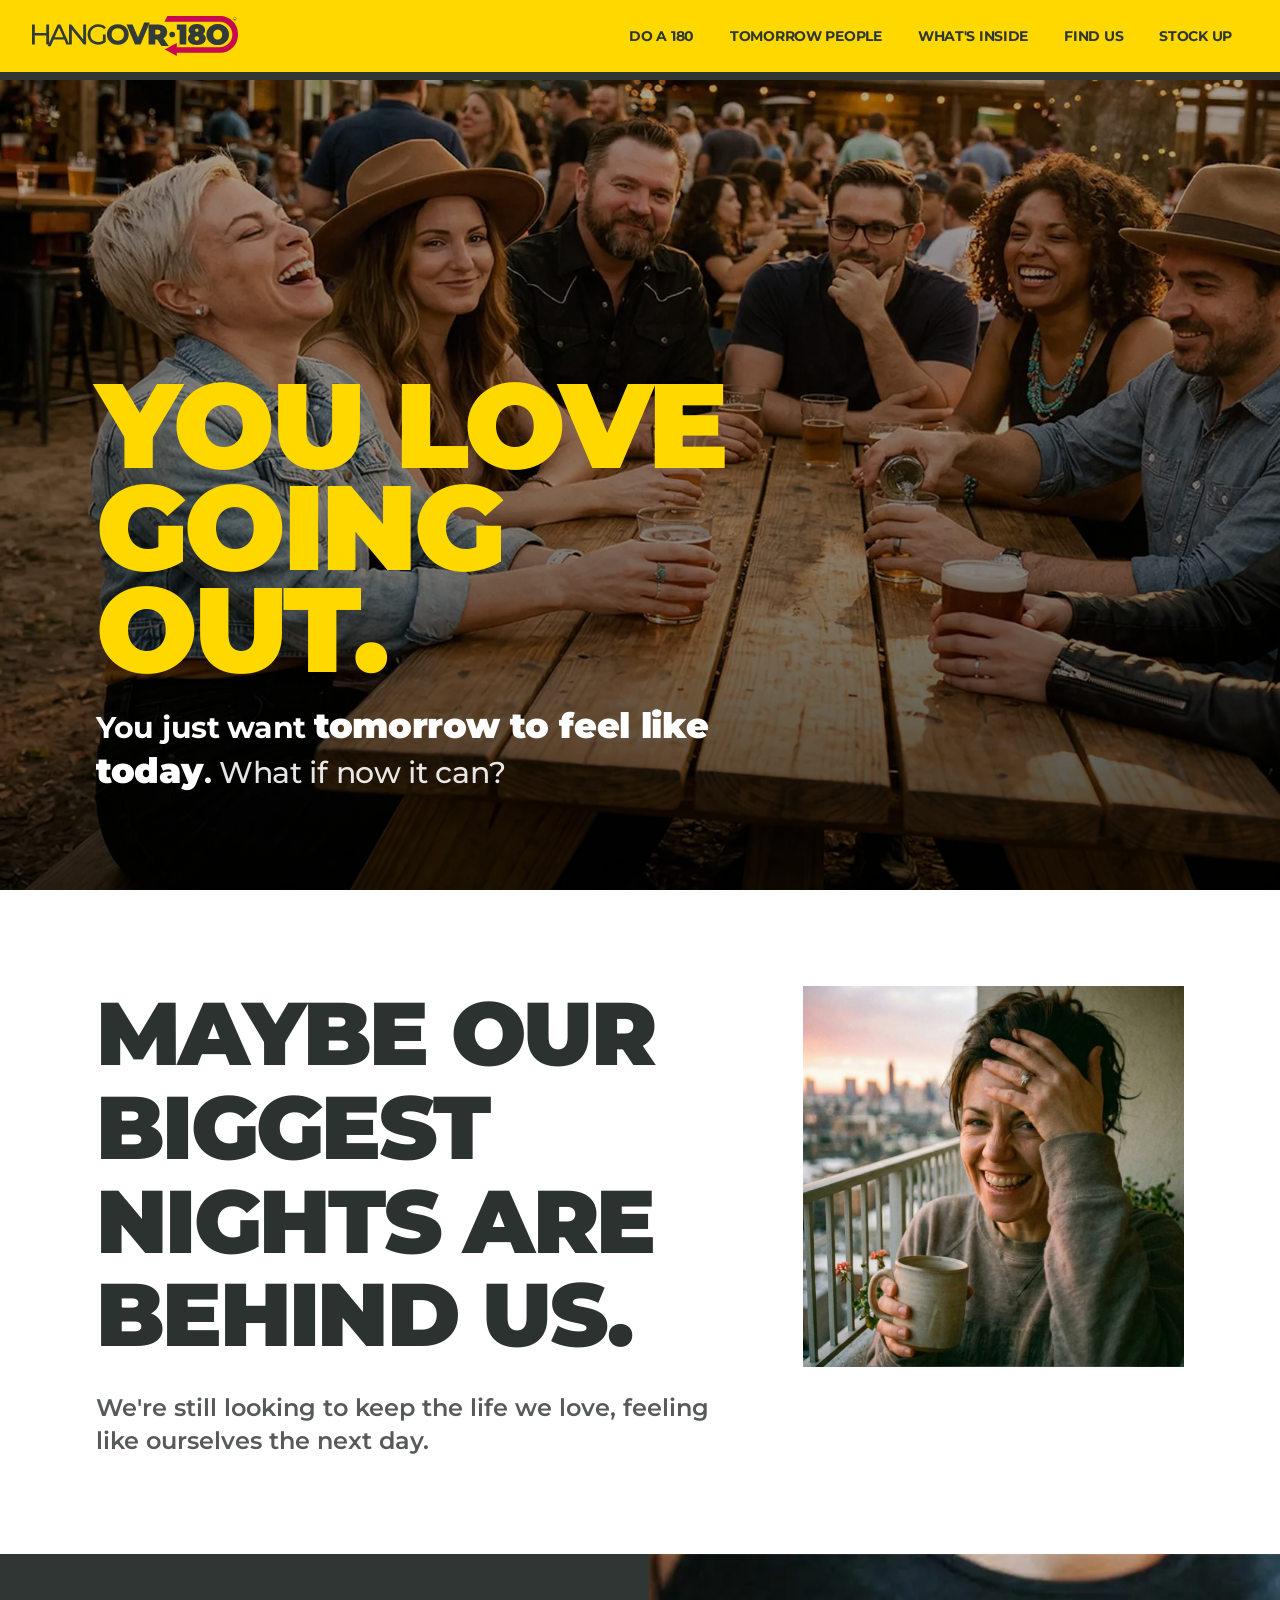
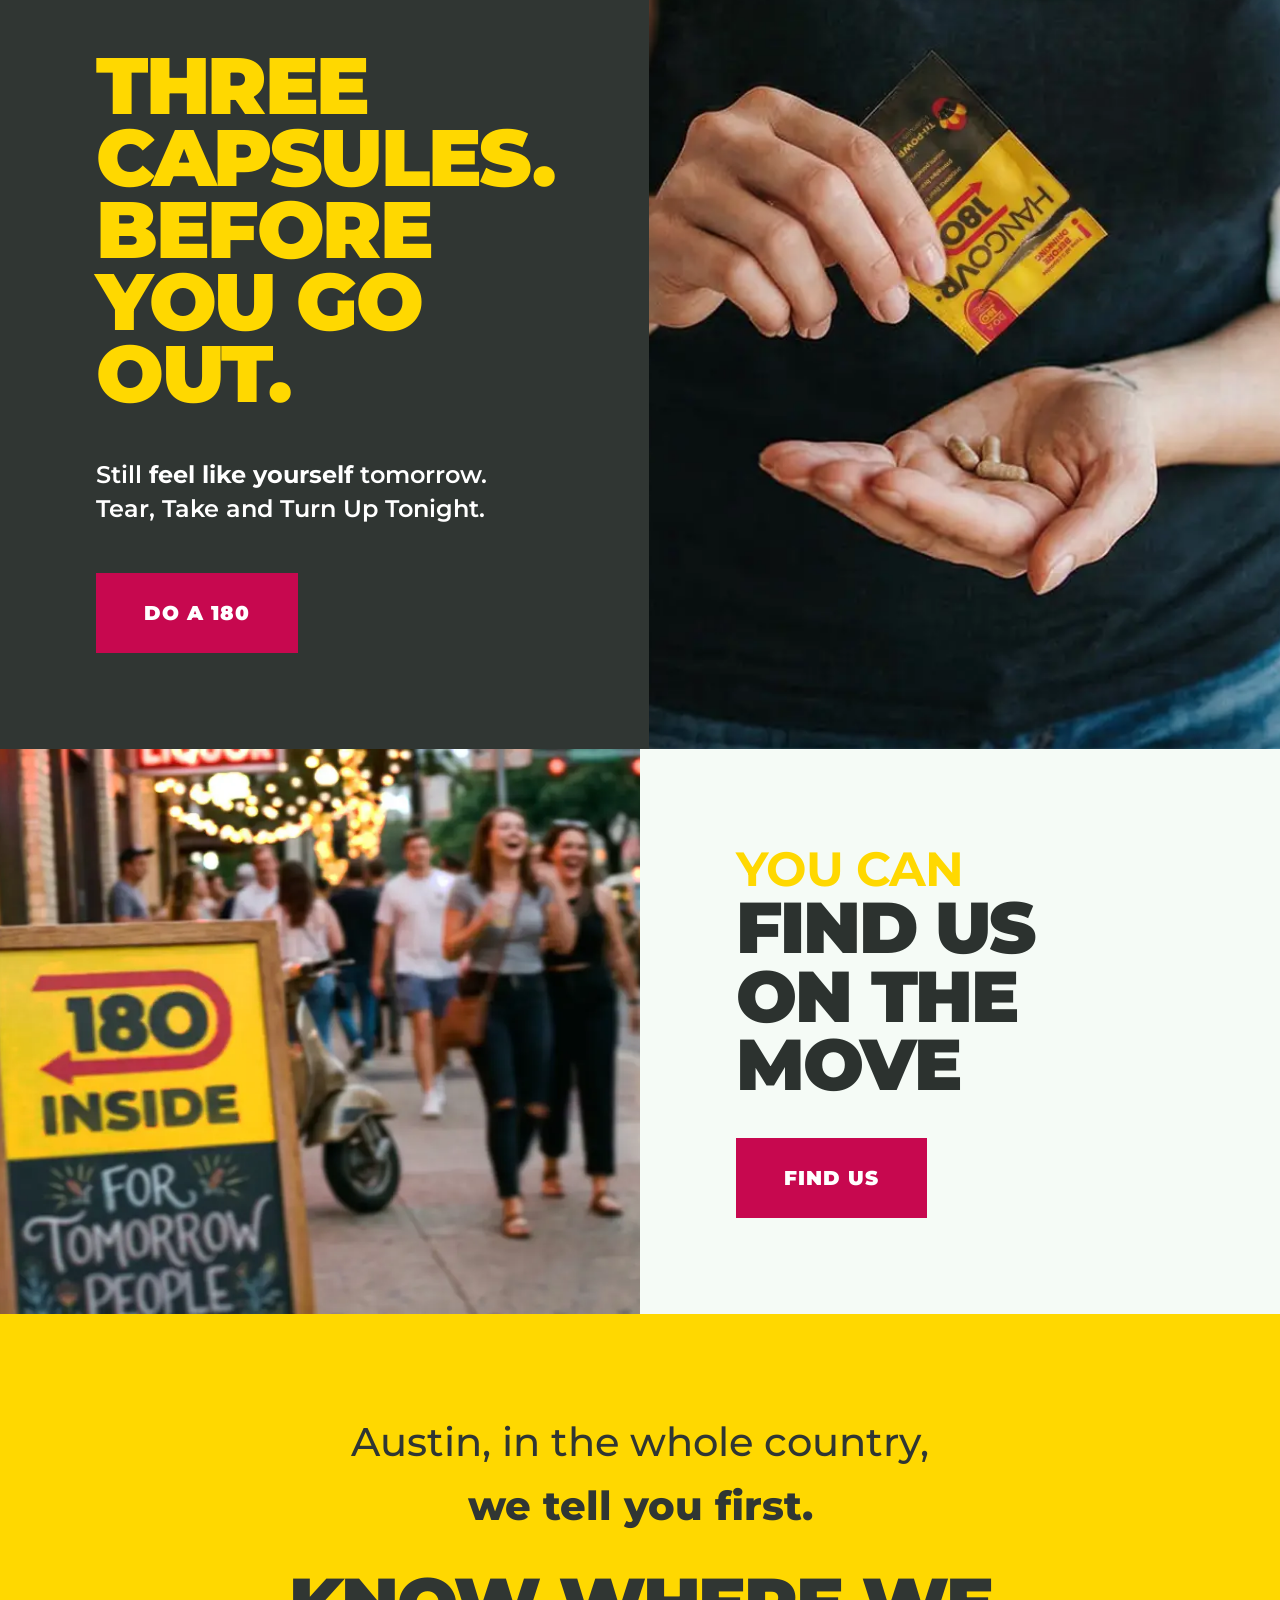
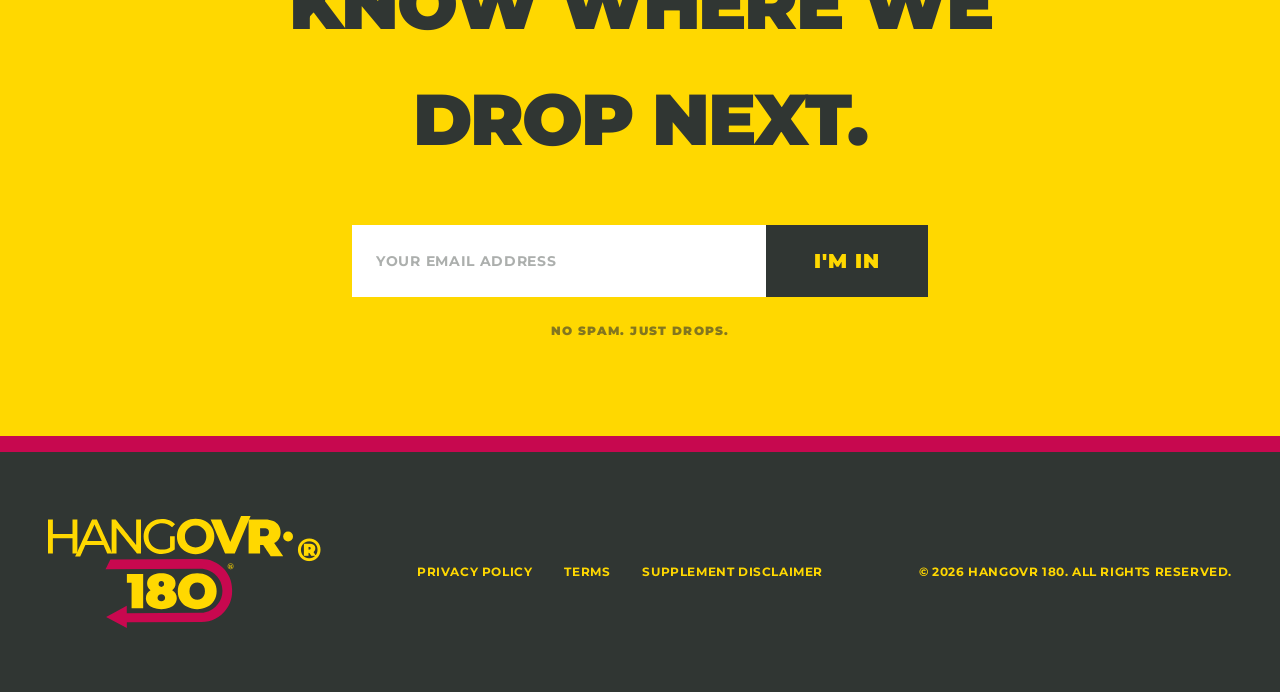
<file: index.html>
<!DOCTYPE html>
<html lang="en">
<head>
<meta charset="utf-8"/>
<meta name="viewport" content="width=device-width, initial-scale=1.0"/>
<title>HANGOVR 180 | The Feeling</title>
<link href="https://fonts.googleapis.com/css2?family=Montserrat:ital,wght@0,400;0,500;0,700;0,900;1,400;1,700&display=swap" rel="stylesheet"/>
<link href="global.css" rel="stylesheet"/>
<style>
.hero{position:relative;width:100%;min-height:90vh;background:#000;overflow:hidden;display:flex;align-items:flex-end}
.hero__img{position:absolute;inset:0;width:100%;height:100%;object-fit:cover;object-position:50% 25%;opacity:0.7}
.hero__overlay{position:absolute;inset:0;background:linear-gradient(to top,rgba(0,0,0,0.6) 0%,rgba(0,0,0,0.15) 50%,transparent 100%)}
.hero__content{position:relative;z-index:2;padding:3rem;max-width:56rem}
.hero__headline{font-size:clamp(4.5rem,12vw,7.5rem);font-weight:900;text-transform:uppercase;letter-spacing:-0.03em;line-height:0.85;color:#FFD800}
.hero__sub{margin-top:1.5rem;font-size:clamp(1.375rem,3vw,1.875rem);font-weight:700;color:#fff;letter-spacing:-0.01em;line-height:1.3}
.hero__sub em{font-style:normal;font-weight:900;font-size:1.15em}
.hero__sub-hook{display:block;margin-top:0.5rem;font-weight:500;color:rgba(255,255,255,0.9)}

.tension{background:#ffffff;padding:3rem}
.tension__inner{max-width:80rem;margin:0 auto}
.tension__top{display:flex;flex-direction:column;gap:1.5rem;align-items:flex-start;margin-bottom:1.5rem}
.tension__headline{font-size:clamp(3.5rem,12vw,4.5rem);font-weight:900;text-transform:uppercase;letter-spacing:-0.03em;color:#2c322f;line-height:0.95;flex:1;overflow:hidden}
.tension__frame{width:100%;aspect-ratio:4/3;overflow:hidden;flex-shrink:0}
.tension__frame img{width:100%;height:100%;object-fit:cover}
.tension__body{font-size:clamp(1.125rem,2.5vw,1.5rem);font-weight:600;color:rgba(44,50,47,0.8);line-height:1.4}

.pack{background:#303633;color:#FFD800;overflow:hidden}
.pack__grid{display:grid;grid-template-columns:1fr;min-height:auto}
.pack__image{overflow:hidden;order:2;background:#303633;max-height:20rem}
.pack__image img{width:100%;height:100%;object-fit:cover;object-position:center top}
.pack__content{display:flex;flex-direction:column;justify-content:center;padding:3rem;order:1}
.pack__headline{font-size:clamp(3rem,8vw,5rem);font-weight:900;text-transform:uppercase;letter-spacing:-0.03em;line-height:0.9;margin-bottom:3rem}
.pack__body{font-size:clamp(1.25rem,2.5vw,1.5rem);color:#fff;margin-bottom:3rem;max-width:28rem;font-weight:600;line-height:1.4}

.aboard{background:#f5fbf6;overflow:hidden}
.aboard__grid{display:grid;grid-template-columns:1fr;min-height:60vh}
.aboard__image{height:24rem;overflow:hidden;order:1}
.aboard__image img{width:100%;height:100%;object-fit:cover}
.aboard__content{display:flex;flex-direction:column;justify-content:center;padding:3rem;order:2}
.aboard__headline-light{font-size:clamp(2rem,5vw,3rem);font-weight:700;text-transform:uppercase;letter-spacing:-0.02em;color:#FFD800;line-height:1}
.aboard__headline-heavy{font-size:clamp(2.5rem,7vw,4.5rem);font-weight:900;text-transform:uppercase;letter-spacing:-0.03em;color:#2c322f;line-height:0.95;margin-bottom:2.5rem}
.aboard__cta{margin-top:0}

.email{background:#FFD800;padding:6rem 2rem}
.email__inner{max-width:48rem;margin:0 auto;text-align:center}
.email__pre{font-size:clamp(1.5rem,4vw,2.5rem);font-weight:500;color:#303633;margin-bottom:0.5rem}
.email__headline{font-size:clamp(2.5rem,6vw,4.5rem);font-weight:900;text-transform:uppercase;letter-spacing:-0.03em;color:#303633;margin-bottom:3rem}
.email__form{display:flex;flex-direction:column;gap:0.5rem;max-width:36rem;margin:0 auto 1.5rem}
.email__input{flex-grow:1;background:#fff;border:none;color:#303633;padding:1.25rem 1.5rem;font-weight:700;text-transform:uppercase;letter-spacing:0.05em;font-size:0.875rem}
.email__input::placeholder{color:rgba(48,54,51,0.4)}
.email__input:focus{outline:none;box-shadow:inset 0 -4px 0 #303633}
.email__fine{font-size:0.75rem;font-weight:900;text-transform:uppercase;letter-spacing:0.1em;color:rgba(48,54,51,0.6)}

/* Landscape hero */
@media(orientation:landscape) and (max-height:500px){
  .hero{min-height:80vh}
  .hero__headline{font-size:clamp(2rem,6vw,3.5rem)}
  .hero__sub{font-size:clamp(1rem,2.5vw,1.25rem)}
  .hero__img{object-position:50% 35%}
  .hero__content{padding-bottom:2rem}
}

/* Mobile hero text + bottom padding */
@media(max-width:1023px){
  .hero__content{padding-bottom:calc(5rem + env(safe-area-inset-bottom, 0px))}
  .aboard__headline-heavy{font-size:clamp(3rem,9vw,4.5rem)}
}

/* Mid-range hero boost */
@media(min-width:768px) and (max-width:1023px){
  .hero__headline{font-size:clamp(5rem,11vw,7rem)}
  .hero__sub{font-size:clamp(1.5rem,3vw,1.875rem)}
}

/* 768px — 2-col layouts + form row */
@media(min-width:768px){
  .tension{padding:6rem 2rem}
  .tension__top{flex-direction:row;align-items:stretch;gap:3rem}
  .tension__headline{margin-bottom:0}
  .tension__frame{width:35%;max-width:none;aspect-ratio:1;flex-shrink:0}
  .tension__body{max-width:calc(65% - 3rem)}
  .pack__grid{grid-template-columns:1fr 1fr}
  .pack__content{order:1}
  .pack__image{max-height:none;order:2}
  .aboard__grid{grid-template-columns:1fr 1fr}
  .aboard__image{height:auto;order:1}
  .aboard__content{order:2}
  .email__form{flex-direction:row;gap:0}
}

/* 1024px — generous padding, hero content */
@media(min-width:1024px){
  .hero__content{padding:6rem}
  .hero__sub{font-size:clamp(1.375rem,3vw,1.875rem)}
  .hero__sub-hook{display:inline;margin-top:0}
  .tension{padding:6rem}
  .pack__content{padding:6rem}
  .aboard__content{padding:6rem}
}
</style>
</head>
<body>

<nav class="nav">
  <a href="index.html" class="nav__logo"><img src="images/logo.svg" alt="HANGOVR 180"/></a>
  <div class="nav__links">
    <a href="doa180.html" class="nav__link">DO A 180<span class="nav__clarifier">How does it work?</span></a>
    <a href="whos-in.html" class="nav__link">TOMORROW PEOPLE<span class="nav__clarifier">Who is it for?</span></a>
    <a href="inside.html" class="nav__link">WHAT'S INSIDE<span class="nav__clarifier">Ingredients</span></a>
    <a href="find-us.html" class="nav__link">FIND US<span class="nav__clarifier">Store finder</span></a>
    <a href="stock-up.html" class="nav__link">STOCK UP<span class="nav__clarifier">Check out the shop</span></a>
  </div>
  <button class="nav__mobile-btn" aria-label="Open menu" onclick="document.getElementById('mm').classList.toggle('is-open');var o=document.getElementById('mm').classList.contains('is-open');this.setAttribute('aria-label',o?'Close menu':'Open menu')"><svg width="28" height="28" viewBox="0 0 24 24" fill="none" stroke="currentColor" stroke-width="2.5" stroke-linecap="round"><line x1="3" y1="6" x2="21" y2="6"/><line x1="3" y1="12" x2="21" y2="12"/><line x1="3" y1="18" x2="21" y2="18"/></svg></button>
</nav>
<div id="mm" class="mobile-menu">
  <a href="index.html">HOME</a><span class="mobile-menu__sub"></span>
  <a href="doa180.html">DO A 180</a><span class="mobile-menu__sub">How does it work?</span>
  <a href="whos-in.html">TOMORROW PEOPLE</a><span class="mobile-menu__sub">Who is it for?</span>
  <a href="inside.html">WHAT'S INSIDE</a><span class="mobile-menu__sub">Ingredients</span>
  <a href="find-us.html">FIND US</a><span class="mobile-menu__sub">Store finder</span>
  <a href="stock-up.html">STOCK UP</a><span class="mobile-menu__sub">Check out the shop</span>
</div>

<main>
<section class="hero">
  <picture>
    <source media="(max-width:767px)" srcset="images/hero-home-mobile-portrait.webp"/>
    <source media="(max-width:1023px) and (orientation:landscape)" srcset="images/hero-home-mobile-landscape.webp"/>
    <img src="images/hero-home-desktop.webp" alt="Friends at Austin beer garden at golden hour" class="hero__img"/>
  </picture>
  <div class="hero__overlay"></div>
  <div class="hero__content">
    <h1 class="hero__headline">YOU LOVE<br/>GOING OUT.</h1>
    <p class="hero__sub">You just want <em>tomorrow to feel like today</em>.<span class="hero__sub-hook"> What if now it can?</span></p>
  </div>
</section>

<section class="tension">
  <div class="tension__inner">
    <div class="tension__top">
      <h2 class="tension__headline">Maybe our biggest nights are behind us.</h2>
      <div class="tension__frame">
        <picture>
          <source media="(max-width:1023px)" srcset="images/tension-woman-mobile.webp"/>
          <img src="images/tension-woman-desktop.webp" alt="Woman preparing for the night with HANGOVR 180" loading="lazy"/>
        </picture>
      </div>
    </div>
    <p class="tension__body">We're still looking to keep the life we love, feeling like ourselves the next day.</p>
  </div>
</section>

<section class="pack">
  <div class="pack__grid">
    <div class="pack__content">
      <h2 class="pack__headline">Three capsules.<br/>Before you go out.</h2>
      <p class="pack__body">Still <strong>feel like yourself</strong> tomorrow.<br/>Tear, Take and Turn Up Tonight.</p>
      <div><a href="doa180.html" class="btn-cta-dark">DO A 180</a></div>
    </div>
    <div class="pack__image">
      <img src="images/pack-reveal-capsules-desktop.webp" alt="Close-up of HANGOVR 180 capsules" loading="lazy"/>
    </div>
  </div>
</section>

<section class="aboard">
  <div class="aboard__grid">
    <div class="aboard__image">
      <picture>
        <source media="(max-width:1023px)" srcset="images/aboard-liquorstore-mobile.webp"/>
        <img src="images/aboard-liquorstore-desktop.webp" alt="HANGOVR 180 A-board outside a liquor store" loading="lazy"/>
      </picture>
    </div>
    <div class="aboard__content">
      <span class="aboard__headline-light">YOU CAN</span>
      <h2 class="aboard__headline-heavy">FIND US<br/>ON THE MOVE</h2>
      <div class="aboard__cta"><a href="find-us.html" class="btn-cta-light">FIND US</a></div>
    </div>
  </div>
</section>

<section class="email">
  <div class="email__inner">
    <p class="email__pre">Austin, in the whole country,<br/><span style="font-weight:800">we tell you first.</span></p>
    <h2 class="email__headline">Know where we drop next.</h2>
    <form class="email__form" onsubmit="event.preventDefault();">
      <input type="email" class="email__input" placeholder="YOUR EMAIL ADDRESS"/>
      <button type="submit" class="btn-signup">I'm in</button>
    </form>
    <p class="email__fine">No spam. Just drops.</p>
  </div>
</section>
</main>

<footer class="footer">
  <div class="footer__brand"><img src="images/footer-logo.svg" alt="HANGOVR 180" class="footer__logo-img"/><span class="footer__tm">&reg;</span></div>
  <div class="footer__links"><a href="#">Privacy Policy</a><a href="#">Terms</a><a href="#">Supplement Disclaimer</a></div>
  <div class="footer__copy">&copy; 2026 HANGOVR 180. ALL RIGHTS RESERVED.</div>
</footer>
<script>
(function(){
  var el=document.querySelector('.tension__headline');
  if(!el)return;
  var min=24,max=120,lh=1.05;
  function fit(){
    if(window.innerWidth<768){el.style.fontSize='';return;}
    var lo=min,hi=max,best=lo;
    el.style.overflow='hidden';
    for(var i=0;i<20;i++){
      var mid=(lo+hi)/2;
      el.style.fontSize=mid+'px';
      el.style.lineHeight=lh;
      if(el.scrollHeight<=el.clientHeight+1){best=mid;lo=mid+0.5;}
      else{hi=mid-0.5;}
    }
    el.style.fontSize=best+'px';
  }
  var timer;
  window.addEventListener('resize',function(){clearTimeout(timer);timer=setTimeout(fit,100);});
  if(document.fonts){document.fonts.ready.then(fit);}else{window.addEventListener('load',fit);}
})();
</script>
</body>
</html>
</file>
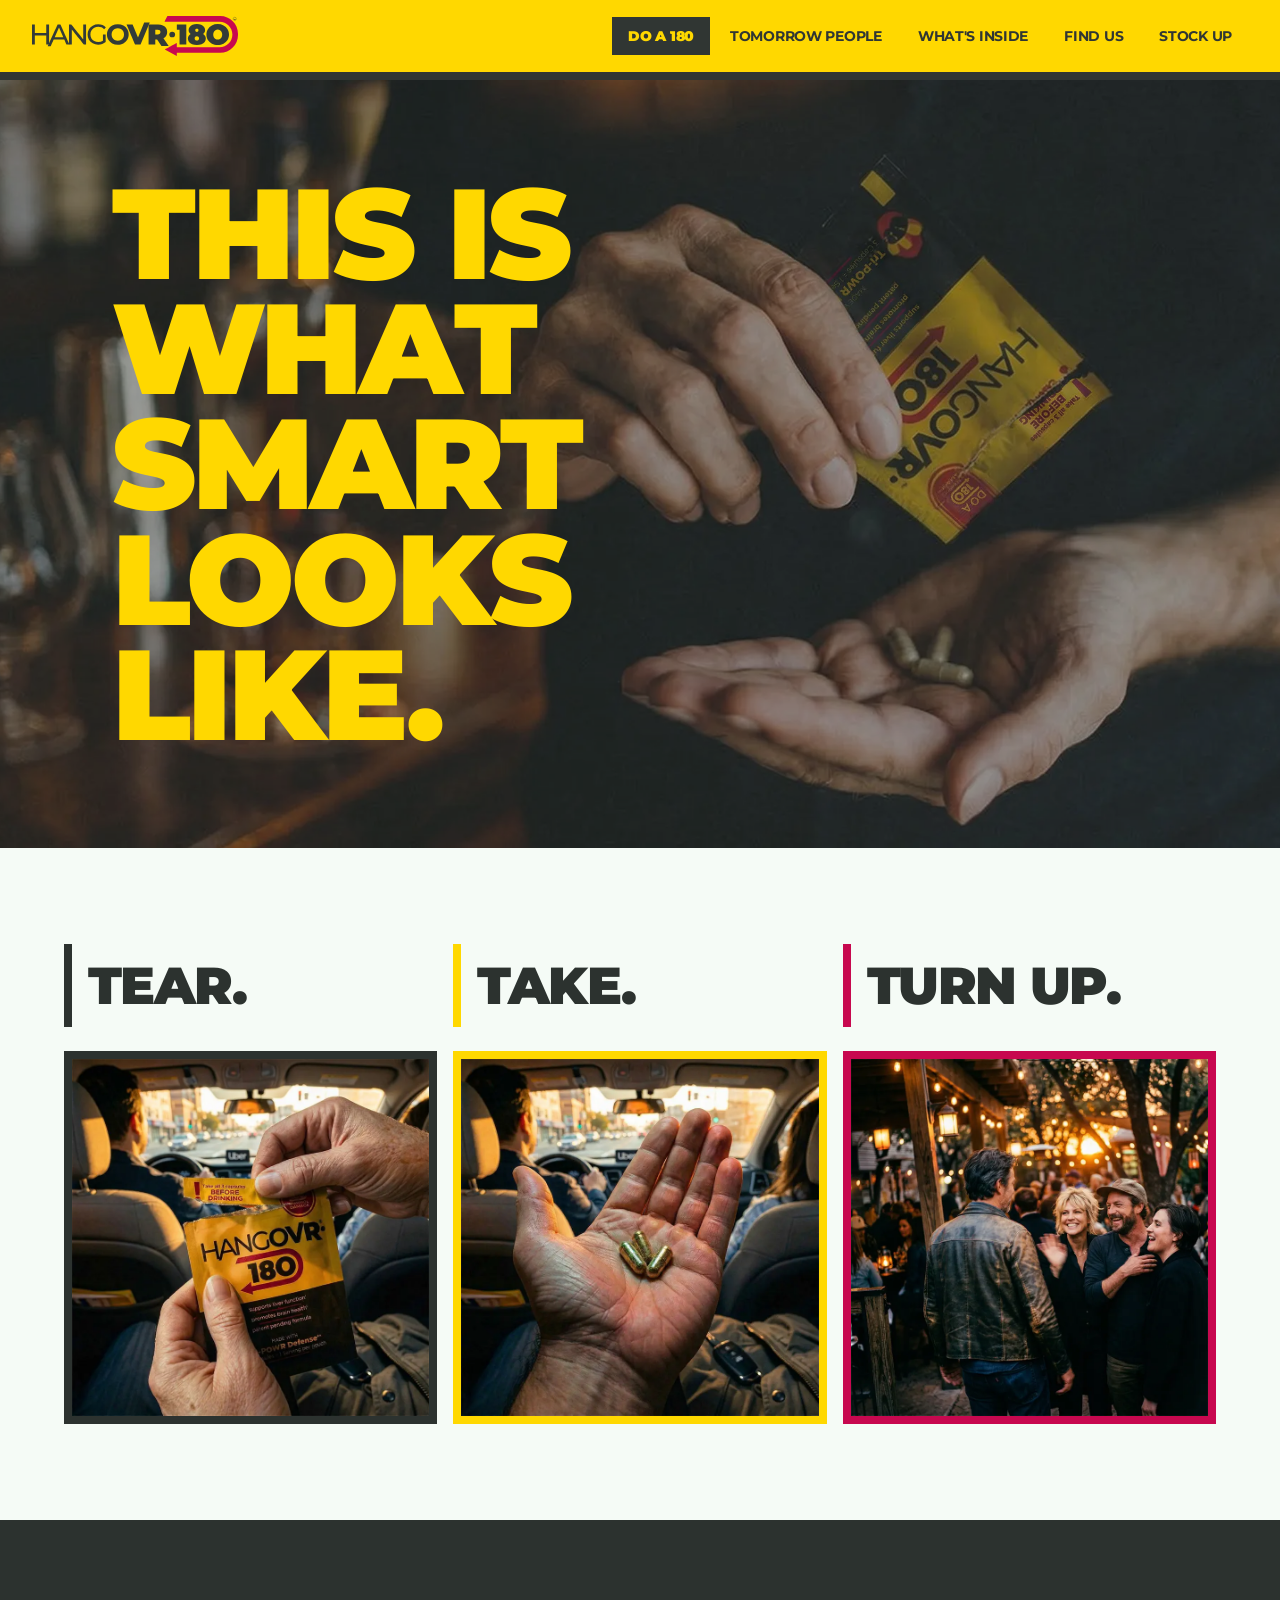
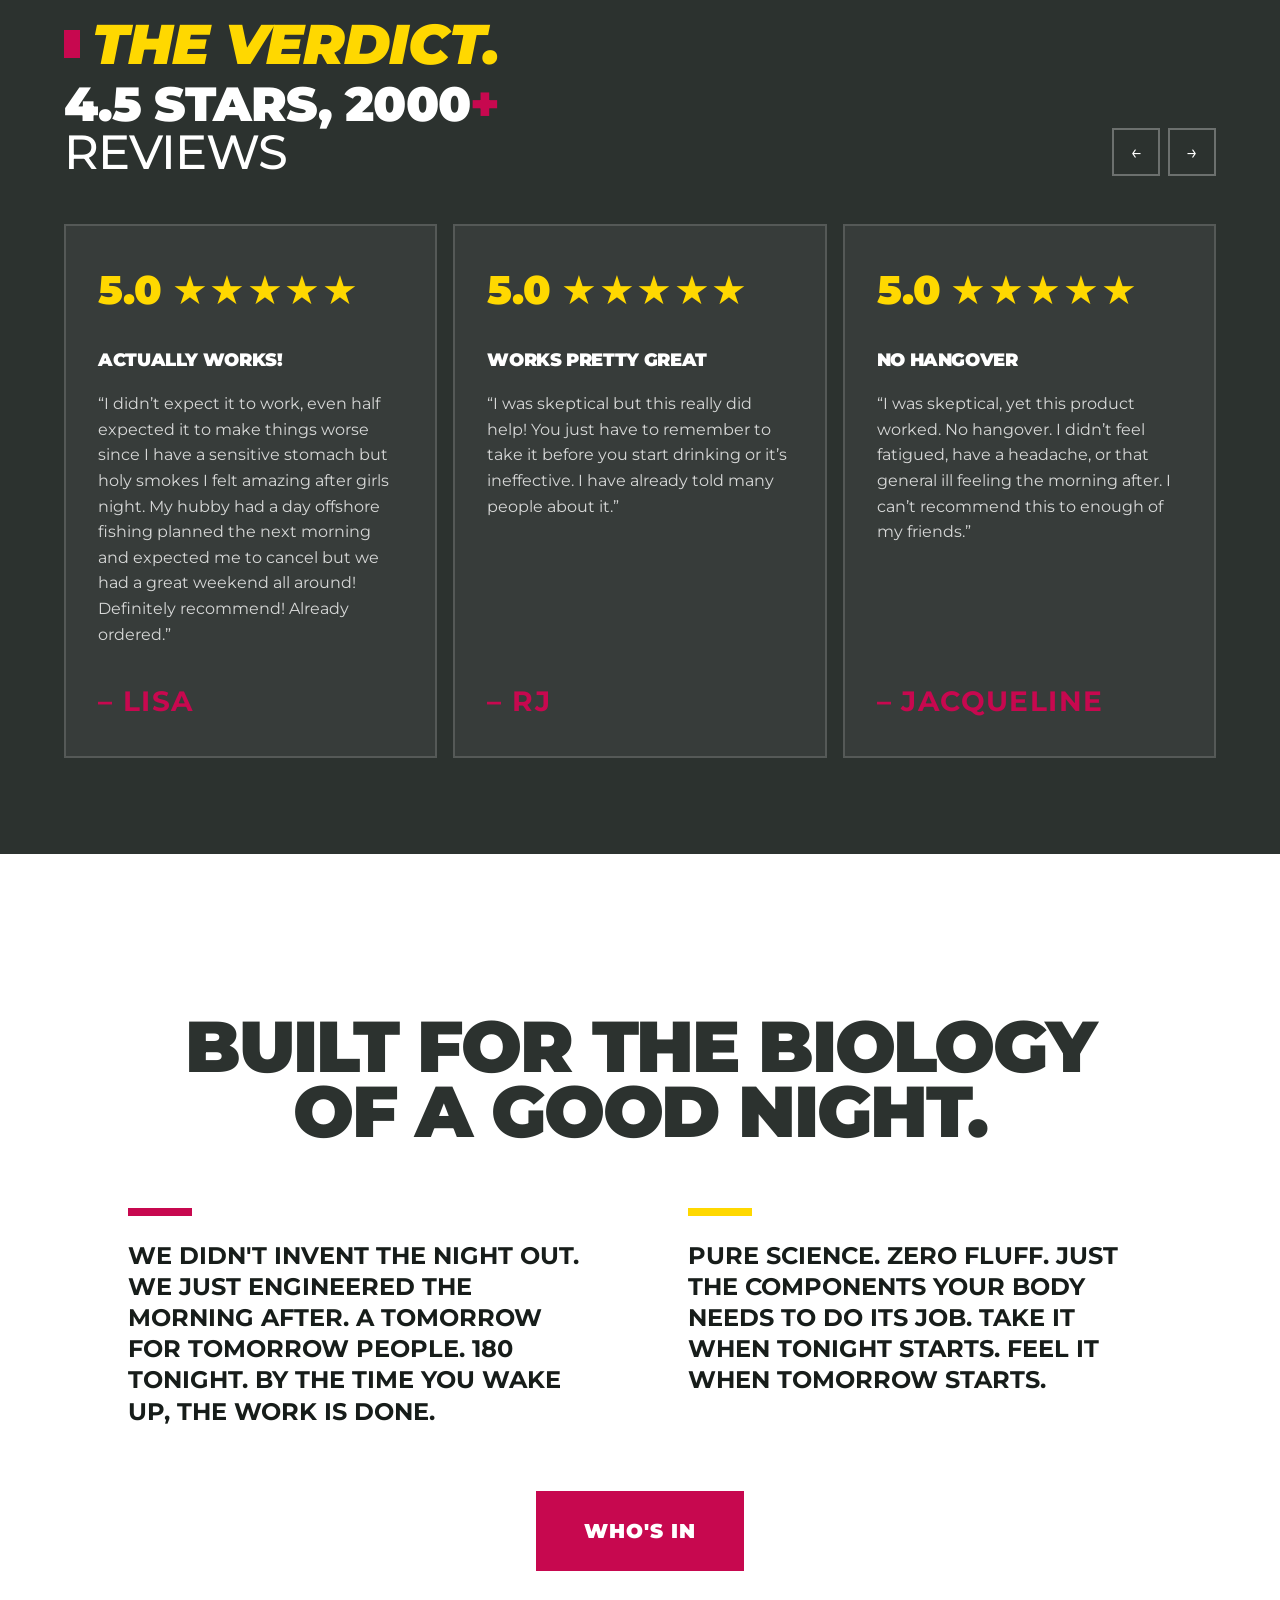
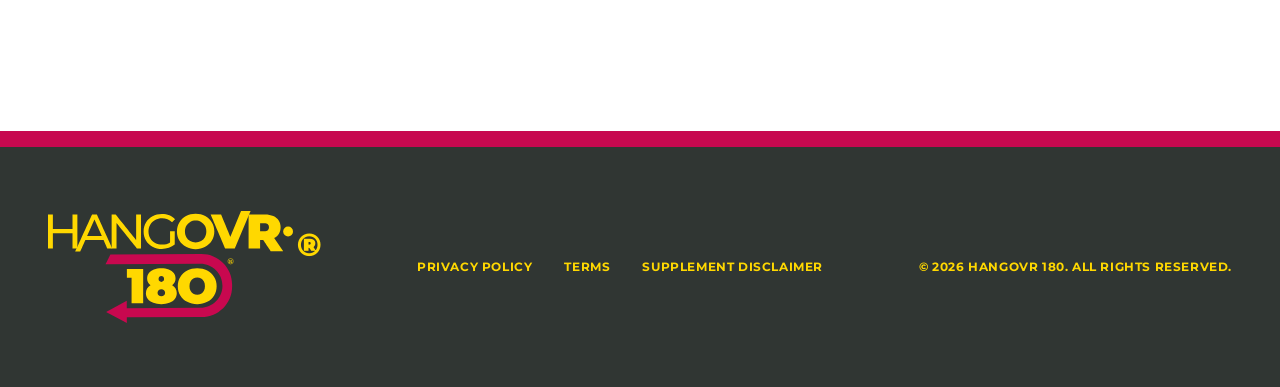
<file: doa180.html>
<!DOCTYPE html>
<html lang="en">
<head>
<meta charset="utf-8"/>
<meta name="viewport" content="width=device-width, initial-scale=1.0"/>
<title>HANGOVR 180 | DO A 180</title>
<link href="https://fonts.googleapis.com/css2?family=Montserrat:ital,wght@0,400;0,500;0,700;0,900;1,400;1,700&display=swap" rel="stylesheet"/>
<link href="global.css" rel="stylesheet"/>
<style>
.hero{position:relative;background:#2c322f;min-height:85vh;display:flex;align-items:center;overflow:hidden}
.hero__img{position:absolute;inset:0;width:100%;height:100%;object-fit:cover;opacity:0.55}
.hero__content{position:relative;z-index:2;width:100%;padding:3rem 2rem;display:flex;flex-direction:column;align-items:flex-start}
.hero__headline-wrap{max-width:42rem;padding:2rem}
.hero__headline{font-size:clamp(3rem,10vw,5rem);font-weight:900;text-transform:uppercase;letter-spacing:-0.03em;line-height:0.9;color:#FFD800}

.steps{padding:6rem 2rem;background:#f5fbf6}
.steps__grid{display:grid;grid-template-columns:1fr;gap:3rem}
.step__meta{margin-bottom:1.5rem;display:flex;flex-direction:column;align-items:flex-start}
.step__title{font-size:clamp(2.5rem,5vw,3.25rem);font-weight:900;text-transform:uppercase;letter-spacing:-0.03em;color:#2c322f;padding-left:1rem}
.step__title span{font-weight:400;color:#5a605c}
.step:nth-child(1) .step__title{border-left:8px solid #2c322f}
.step:nth-child(2) .step__title{border-left:8px solid #FFD800}
.step:nth-child(3) .step__title{border-left:8px solid #C7084F}
.step__img-wrap{aspect-ratio:1;overflow:hidden;background:#dee4df}
.step:nth-child(1) .step__img-wrap{border:8px solid #2c322f}
.step:nth-child(2) .step__img-wrap{border:8px solid #FFD800}
.step:nth-child(3) .step__img-wrap{border:8px solid #C7084F}
.step__img-wrap img{width:100%;height:100%;object-fit:cover}

.reviews{background:#2c322f;padding:6rem 2rem;overflow:hidden}
.reviews__inner{max-width:80rem;margin:0 auto}
.reviews__header{display:flex;flex-direction:column;gap:1.5rem;margin-bottom:3rem}
.reviews__header-left{display:flex;flex-direction:column;gap:0.5rem}
.reviews__verdict{display:flex;align-items:center;gap:0.75rem}
.reviews__verdict-accent{width:1rem;height:1.75rem;background:#C7084F;flex-shrink:0}
.reviews__verdict-text{font-size:clamp(2rem,5vw,3.5rem);font-weight:900;font-style:italic;color:#FFD800;text-transform:uppercase;letter-spacing:-0.02em;line-height:1}
.reviews__stats{font-size:clamp(1.75rem,4vw,3rem);font-weight:900;text-transform:uppercase;letter-spacing:-0.02em;line-height:1}
.reviews__stats-red{color:#C7084F}
.reviews__stats-white{color:#fff;font-weight:500}
.reviews__arrows{display:flex;gap:0.5rem;margin-top:0.5rem}
.reviews__arrow{width:3rem;height:3rem;border:2px solid rgba(255,255,255,0.3);background:transparent;color:#fff;display:flex;align-items:center;justify-content:center;font-size:1.25rem;cursor:pointer;transition:all 0.2s}
.reviews__arrow:hover{border-color:#FFD800;color:#FFD800}
.reviews__track-wrap{overflow:hidden;position:relative}
.reviews__track{display:flex;gap:1rem;transition:transform 0.5s ease;cursor:grab}
.reviews__track.is-dragging{cursor:grabbing;transition:none}
.review-card{width:85%;border:2px solid rgba(255,255,255,0.15);background:rgba(255,255,255,0.05);padding:2rem;display:flex;flex-direction:column;justify-content:space-between;flex-shrink:0;user-select:none}
.review-card__stars{margin-bottom:1.5rem;font-size:2.5rem;letter-spacing:0;display:flex;align-items:center;gap:0.1rem}
.review-card__rating{font-size:2.5rem;font-weight:900;color:#FFD800;margin-right:0.5rem;flex-shrink:0}
.review-card__star--filled{color:#FFD800}
.review-card__star--empty{color:rgba(255,255,255,0.2)}
.review-card__title{font-size:1.125rem;font-weight:900;text-transform:uppercase;letter-spacing:-0.02em;color:#fff;margin-bottom:1rem}
.review-card__body{font-size:1rem;line-height:1.6;color:rgba(255,255,255,0.8);margin-bottom:2rem;flex-grow:1}
.review-card__name{font-size:1.75rem;font-weight:700;text-transform:uppercase;letter-spacing:0.05em;color:#C7084F}
.reviews__dots{display:flex;justify-content:center;gap:0.5rem;margin-top:1.5rem}
.reviews__dot{width:0.5rem;height:0.5rem;border-radius:50%;background:rgba(255,255,255,0.25);border:none;padding:0;cursor:pointer;transition:background 0.2s}
.reviews__dot--active{background:#FFD800}

.biology{padding:6rem 2rem;background:#ffffff;text-align:center}
.biology__inner{max-width:64rem;margin:0 auto}
.biology__headline{font-size:clamp(2.5rem,6vw,4.5rem);font-weight:900;text-transform:uppercase;letter-spacing:-0.03em;color:#2c322f;margin-bottom:4rem;line-height:0.9}
.biology__cols{display:grid;grid-template-columns:1fr;gap:3rem;text-align:left;margin-bottom:4rem}
.biology__bar{width:4rem;height:0.5rem;margin-bottom:1.5rem}
.biology__bar--mag{background:#C7084F}
.biology__bar--yel{background:#FFD800}
.biology__text{font-size:clamp(1.25rem,2.5vw,1.5rem);font-weight:700;line-height:1.3;text-transform:uppercase}
.biology__cta{text-align:center}

@media(max-width:767px){
  .review-card__stars{font-size:2rem}
}

@media(orientation:landscape) and (max-height:500px){
  .hero{min-height:80vh}
  .hero__headline{font-size:clamp(2rem,6vw,3.5rem)}
}

/* 768px — 2-col layouts, header row */
@media(min-width:768px){
  .reviews__header{flex-direction:row;justify-content:space-between;align-items:flex-end}
  .reviews__arrows{margin-top:0}
  .biology__cols{grid-template-columns:1fr 1fr;gap:6rem}
}

/* 768–1199px — 2-card reviews */
@media(min-width:768px) and (max-width:1199px){
  .review-card{width:calc((100% - 1rem) / 2)}
}

/* 1024px — steps 3-col, padding */
@media(min-width:1024px){
  .hero__content{padding:4rem}
  .hero__headline-wrap{padding:2rem 3rem}
  .hero__headline{font-size:clamp(5rem,10vw,8rem)}
  .steps{padding:6rem 4rem}
  .steps__grid{grid-template-columns:1fr 1fr 1fr;gap:1rem}
  .reviews{padding:6rem 4rem}
  .biology{padding:10rem 4rem}
}

/* 1200px — 3-card reviews */
@media(min-width:1200px){
  .review-card{width:calc((100% - 2rem) / 3)}
  .reviews__dots{display:none}
}
</style>
</head>
<body>
<nav class="nav">
  <a href="index.html" class="nav__logo"><img src="images/logo.svg" alt="HANGOVR 180"/></a>
  <div class="nav__links">
    <a href="doa180.html" class="nav__link nav__link--active">DO A 180<span class="nav__clarifier">How does it work?</span></a>
    <a href="whos-in.html" class="nav__link">TOMORROW PEOPLE<span class="nav__clarifier">Who is it for?</span></a>
    <a href="inside.html" class="nav__link">WHAT'S INSIDE<span class="nav__clarifier">Ingredients</span></a>
    <a href="find-us.html" class="nav__link">FIND US<span class="nav__clarifier">Store finder</span></a>
    <a href="stock-up.html" class="nav__link">STOCK UP<span class="nav__clarifier">Check out the shop</span></a>
  </div>
  <button class="nav__mobile-btn" aria-label="Open menu" onclick="document.getElementById('mm').classList.toggle('is-open');var o=document.getElementById('mm').classList.contains('is-open');this.setAttribute('aria-label',o?'Close menu':'Open menu')"><svg width="28" height="28" viewBox="0 0 24 24" fill="none" stroke="currentColor" stroke-width="2.5" stroke-linecap="round"><line x1="3" y1="6" x2="21" y2="6"/><line x1="3" y1="12" x2="21" y2="12"/><line x1="3" y1="18" x2="21" y2="18"/></svg></button>
</nav>
<div id="mm" class="mobile-menu">
  <a href="index.html">HOME</a><span class="mobile-menu__sub"></span>
  <a href="doa180.html">DO A 180</a><span class="mobile-menu__sub">How does it work?</span>
  <a href="whos-in.html">TOMORROW PEOPLE</a><span class="mobile-menu__sub">Who is it for?</span>
  <a href="inside.html">WHAT'S INSIDE</a><span class="mobile-menu__sub">Ingredients</span>
  <a href="find-us.html">FIND US</a><span class="mobile-menu__sub">Store finder</span>
  <a href="stock-up.html">STOCK UP</a><span class="mobile-menu__sub">Check out the shop</span>
</div>
<main>
<section class="hero">
  <picture><source media="(max-width:767px)" srcset="images/hero-doa180-mobile-portrait.webp"/><source media="(max-width:1023px) and (orientation:landscape)" srcset="images/hero-doa180-mobile-landscape.webp"/><img src="images/hero-doa180-desktop.webp" alt="Man holding HANGOVR 180 pouch at a bar" class="hero__img"/></picture>
  <div class="hero__content"><div class="hero__headline-wrap"><h1 class="hero__headline">THIS IS WHAT<br/>SMART LOOKS LIKE.</h1></div></div>
</section>
<section class="steps"><div class="steps__grid">
  <div class="step"><div class="step__meta"><h3 class="step__title">TEAR.</h3></div><div class="step__img-wrap"><picture><source media="(max-width:1023px)" srcset="images/step-tear-mobile.webp"/><img src="images/step-tear-desktop.webp" alt="Hands tearing open a HANGOVR 180 sachet" loading="lazy"/></picture></div></div>
  <div class="step"><div class="step__meta"><h3 class="step__title">TAKE.</h3></div><div class="step__img-wrap"><picture><source media="(max-width:1023px)" srcset="images/step-take-mobile.webp"/><img src="images/step-take-desktop.webp" alt="Supplement capsules in palm" loading="lazy"/></picture></div></div>
  <div class="step"><div class="step__meta"><h3 class="step__title">TURN UP.</h3></div><div class="step__img-wrap"><picture><source media="(max-width:1023px)" srcset="images/step-turnup-mobile.webp"/><img src="images/step-turnup-desktop.webp" alt="Crowd at an Austin party" loading="lazy"/></picture></div></div>
</div></section>
<section class="reviews"><div class="reviews__inner">
  <div class="reviews__header">
    <div class="reviews__header-left"><div class="reviews__verdict"><div class="reviews__verdict-accent"></div><span class="reviews__verdict-text">THE VERDICT.</span></div><div class="reviews__stats"><span style="color:#fff">4.5 STARS, 2000</span><span class="reviews__stats-red">+</span><br/><span class="reviews__stats-white">REVIEWS</span></div></div>
    <div class="reviews__arrows"><button class="reviews__arrow" id="rev-prev" aria-label="Previous reviews">&larr;</button><button class="reviews__arrow" id="rev-next" aria-label="Next reviews">&rarr;</button></div>
  </div>
  <div class="reviews__track-wrap"><div class="reviews__track" id="reviews-track" tabindex="0"></div></div>
  <div class="reviews__dots" id="reviews-dots"></div>
</div></section>
<section class="biology"><div class="biology__inner">
  <h2 class="biology__headline">BUILT FOR THE BIOLOGY OF A GOOD NIGHT.</h2>
  <div class="biology__cols">
    <div><div class="biology__bar biology__bar--mag"></div><p class="biology__text">We didn't invent the night out. We just engineered the morning after. A tomorrow for tomorrow people. 180 tonight. By the time you wake up, the work is done.</p></div>
    <div><div class="biology__bar biology__bar--yel"></div><p class="biology__text">Pure science. Zero fluff. Just the components your body needs to do its job. Take it when tonight starts. Feel it when tomorrow starts.</p></div>
  </div>
  <div class="biology__cta"><a href="whos-in.html" class="btn-cta-light">WHO'S IN</a></div>
</div></section>
</main>
<footer class="footer"><div class="footer__brand"><img src="images/footer-logo.svg" alt="HANGOVR 180" class="footer__logo-img"/><span class="footer__tm">&reg;</span></div><div class="footer__links"><a href="#">Privacy Policy</a><a href="#">Terms</a><a href="#">Supplement Disclaimer</a></div><div class="footer__copy">&copy; 2026 HANGOVR 180. ALL RIGHTS RESERVED.</div></footer>
<script>
(function(){
  var reviews=[{"name":"Lisa","title":"Actually works!","rating":5,"review":"I didn\u2019t expect it to work, even half expected it to make things worse since I have a sensitive stomach but holy smokes I felt amazing after girls night. My hubby had a day offshore fishing planned the next morning and expected me to cancel but we had a great weekend all around! Definitely recommend! Already ordered."},{"name":"RJ","title":"Works pretty great","rating":5,"review":"I was skeptical but this really did help! You just have to remember to take it before you start drinking or it\u2019s ineffective. I have already told many people about it."},{"name":"Jacqueline","title":"No hangover","rating":5,"review":"I was skeptical, yet this product worked. No hangover. I didn\u2019t feel fatigued, have a headache, or that general ill feeling the morning after. I can\u2019t recommend this to enough of my friends."},{"name":"Mckenzie","title":"Works great!","rating":5,"review":"I\u2019ve tried different brands of these in the past but they never really worked so I was actually surprised at how well these worked! I felt more energetic and less fatigued than usual after taking. Would definitely recommend!"},{"name":"Fay","title":"Give a boost","rating":5,"review":"Gave me a noticeable boost after a long night - no heavy grogginess, just a cleaner, more alert feeling. I like that it focuses on proactive cellular protection, so it feels like I\u2019m doing more than just masking symptoms. Easy to take and didn\u2019t upset my stomach."},{"name":"Bobbie","title":"Kept the hangover away","rating":5,"review":"I decided to try it before a bachelorette party. I usually don\u2019t drink much - more than two drinks is rare for me - but that night I definitely indulged. The next morning, I was amazed at how good I felt. This was an absolute life saver!"},{"name":"Emma","title":"It actually works with no side jitters!","rating":5,"review":"The girls came over for a cookout and we got into the wine and a shot or two of tequila. I had no headache and no fatigue. I\u2019ve tried this type of product before, but the amount of caffeine in them gives me that zoomie feeling that I hate. This stuff had no side effects at all."},{"name":"Ramona","title":"Awesome","rating":5,"review":"As I\u2019ve gotten older 2 drinks can give me a headache and this really helped prevent that."},{"name":"Herbie","title":"What hangover....","rating":5,"review":"I have tried many remedies to recover from a hangover. This one is the best I\u2019ve used. Shorter recovery time, more energy, and even waking up on time. I highly recommend this product for those who go out and like to party."},{"name":"Brittany","title":"It works!","rating":5,"review":"I was skeptical, but after a night out with the girls, I woke up and realized this stuff is amazing! No groggy head, or sick stomach! I felt so much more energized as well! I love this stuff!"},{"name":"Jessica","title":"Great","rating":5,"review":"I got this as a sample. Tried it twice. Then purchased more because I loved that I was waking up more refreshed even if I had not been drinking the night before. Great product."},{"name":"Leslie","title":"Was Skeptic - Not Anymore!","rating":5,"review":"I followed the instructions and after a girls\u2019 night out, I felt noticeably better than I ever had! I was more productive, less foggy, didn\u2019t have a headache or tummy troubles, none of it! I am a believer and it\u2019s already in my cart to buy!"},{"name":"Irina","title":"Morning definitely brighter","rating":5,"review":"I did feel much better and alert in the morning after a small party. I consumed a few glasses of wine and my overall function was way better. Just three capsules before the drinking and you are set."},{"name":"Lee","title":"Great & will recommend","rating":5,"review":"Greatly helped with not getting a terrible hangover the next day. No negative side effects. Definitely helped eliminate nausea and headache the day after."},{"name":"Jack","title":"Performed better than most","rating":4,"review":"I\u2019ve tried a few similar supplements, and Hangovr-180 performed better than most. I took it before drinking, and while I didn\u2019t feel completely unaffected the next day, I definitely felt more functional - less groggy, more clear-headed."},{"name":"Jennifer","title":"Decent Hangover Protection","rating":4,"review":"Started getting hangovers once I reached a certain phase of life and thought I\u2019d try this. I took the product with water shortly before drinking. I woke up at my normal time without a headache, so this worked pretty well."},{"name":"Evan","title":"Much better","rating":5,"review":"I felt less dehydrated and more alert the next day. Noticeable difference in overall well-being and way less discomfort. Less of that yucky hangover feeling."},{"name":"Yvonne","title":"It works","rating":5,"review":"We aren\u2019t heavy drinkers, but now and then we party. Last time we took Hangovr 180, and felt rested and not sluggish the next morning from drinking the night before. It works!"}];
  var track=document.getElementById('reviews-track'),dotsWrap=document.getElementById('reviews-dots'),html='';
  for(var i=0;i<reviews.length;i++){var r=reviews[i],stars='';for(var s=0;s<5;s++){stars+=s<r.rating?'<span class="review-card__star--filled">&#9733;</span>':'<span class="review-card__star--empty">&#9734;</span>';}html+='<div class="review-card"><div><div class="review-card__stars"><span class="review-card__rating">'+r.rating+'.0</span>'+stars+'</div><h4 class="review-card__title">'+r.title+'</h4><p class="review-card__body">\u201C'+r.review+'\u201D</p></div><p class="review-card__name">\u2013 '+r.name.toUpperCase()+'</p></div>';}
  track.innerHTML=html;
  var pos=0,autoTimer;
  function getPerPage(){var w=window.innerWidth;return w>=1200?3:w>=768?2:1}
  function totalPages(){return Math.ceil(reviews.length/getPerPage())}
  function buildDots(){var tp=totalPages(),d='';for(var i=0;i<tp;i++)d+='<button class="reviews__dot'+(i===pos?' reviews__dot--active':'')+'" data-page="'+i+'" aria-label="Page '+(i+1)+'"></button>';dotsWrap.innerHTML=d;var btns=dotsWrap.querySelectorAll('.reviews__dot');for(var b=0;b<btns.length;b++)btns[b].addEventListener('click',function(){pos=parseInt(this.getAttribute('data-page'));slide();updateDots();resetAuto()})}
  function updateDots(){var d=dotsWrap.querySelectorAll('.reviews__dot');for(var i=0;i<d.length;i++)d[i].classList.toggle('reviews__dot--active',i===pos)}
  function slide(){var cards=track.querySelectorAll('.review-card');if(!cards.length)return;var pp=getPerPage(),w=cards[0].offsetWidth,g=16,o=pos*(pp*(w+g));track.style.transform='translateX(-'+o+'px)'}
  function next(){pos=(pos+1)%totalPages();slide();updateDots()}
  function prev(){pos=(pos-1+totalPages())%totalPages();slide();updateDots()}
  function resetAuto(){clearInterval(autoTimer);autoTimer=setInterval(next,60000)}
  document.getElementById('rev-next').addEventListener('click',function(){next();resetAuto()});
  document.getElementById('rev-prev').addEventListener('click',function(){prev();resetAuto()});
  // Touch swipe
  var touchStartX=0,touchStartY=0,touchDragging=false,touchDir=null;
  track.addEventListener('touchstart',function(e){touchStartX=e.touches[0].clientX;touchStartY=e.touches[0].clientY;touchDragging=true;touchDir=null},{passive:true});
  track.addEventListener('touchmove',function(e){if(!touchDragging)return;if(!touchDir){var dx=Math.abs(e.touches[0].clientX-touchStartX),dy=Math.abs(e.touches[0].clientY-touchStartY);if(dx>5||dy>5)touchDir=dx>dy?'h':'v';}if(touchDir==='h')e.preventDefault();},{passive:false});
  track.addEventListener('touchend',function(e){if(!touchDragging)return;touchDragging=false;if(touchDir!=='h')return;var d=touchStartX-e.changedTouches[0].clientX;if(Math.abs(d)>30){d>0?next():prev();resetAuto()}},{passive:true});
  // Mouse drag
  var mouseStartX=0,mouseDragging=false;
  track.addEventListener('mousedown',function(e){mouseStartX=e.clientX;mouseDragging=true;track.classList.add('is-dragging');e.preventDefault()});
  document.addEventListener('mouseup',function(e){if(!mouseDragging)return;mouseDragging=false;track.classList.remove('is-dragging');var d=mouseStartX-e.clientX;if(Math.abs(d)>50){d>0?next():prev();resetAuto()}});
  document.addEventListener('mousemove',function(e){if(mouseDragging)e.preventDefault()});
  // Arrow keys
  track.addEventListener('keydown',function(e){if(e.key==='ArrowRight'){next();resetAuto();e.preventDefault()}else if(e.key==='ArrowLeft'){prev();resetAuto();e.preventDefault()}});
  window.addEventListener('resize',function(){if(pos>=totalPages())pos=0;buildDots();slide()});
  buildDots();autoTimer=setInterval(next,60000);
})();
</script>
</body>
</html>
</file>
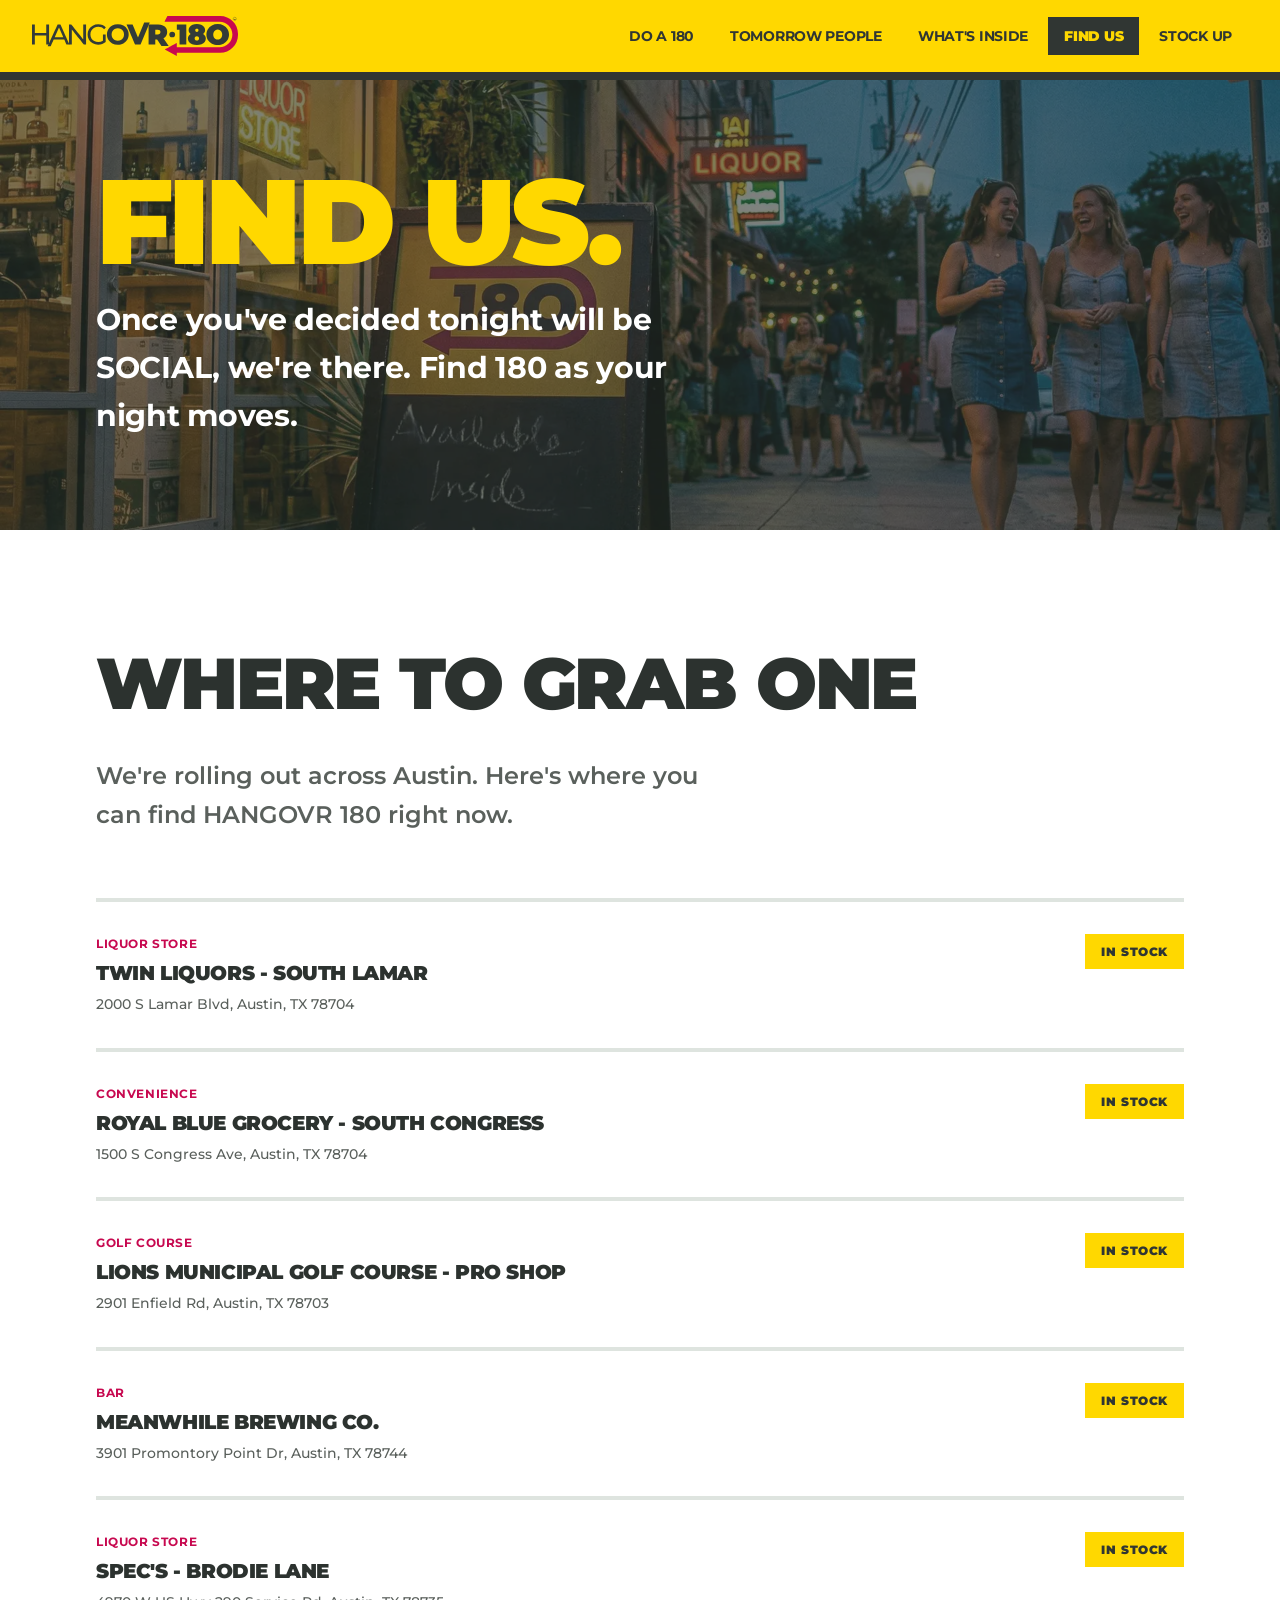
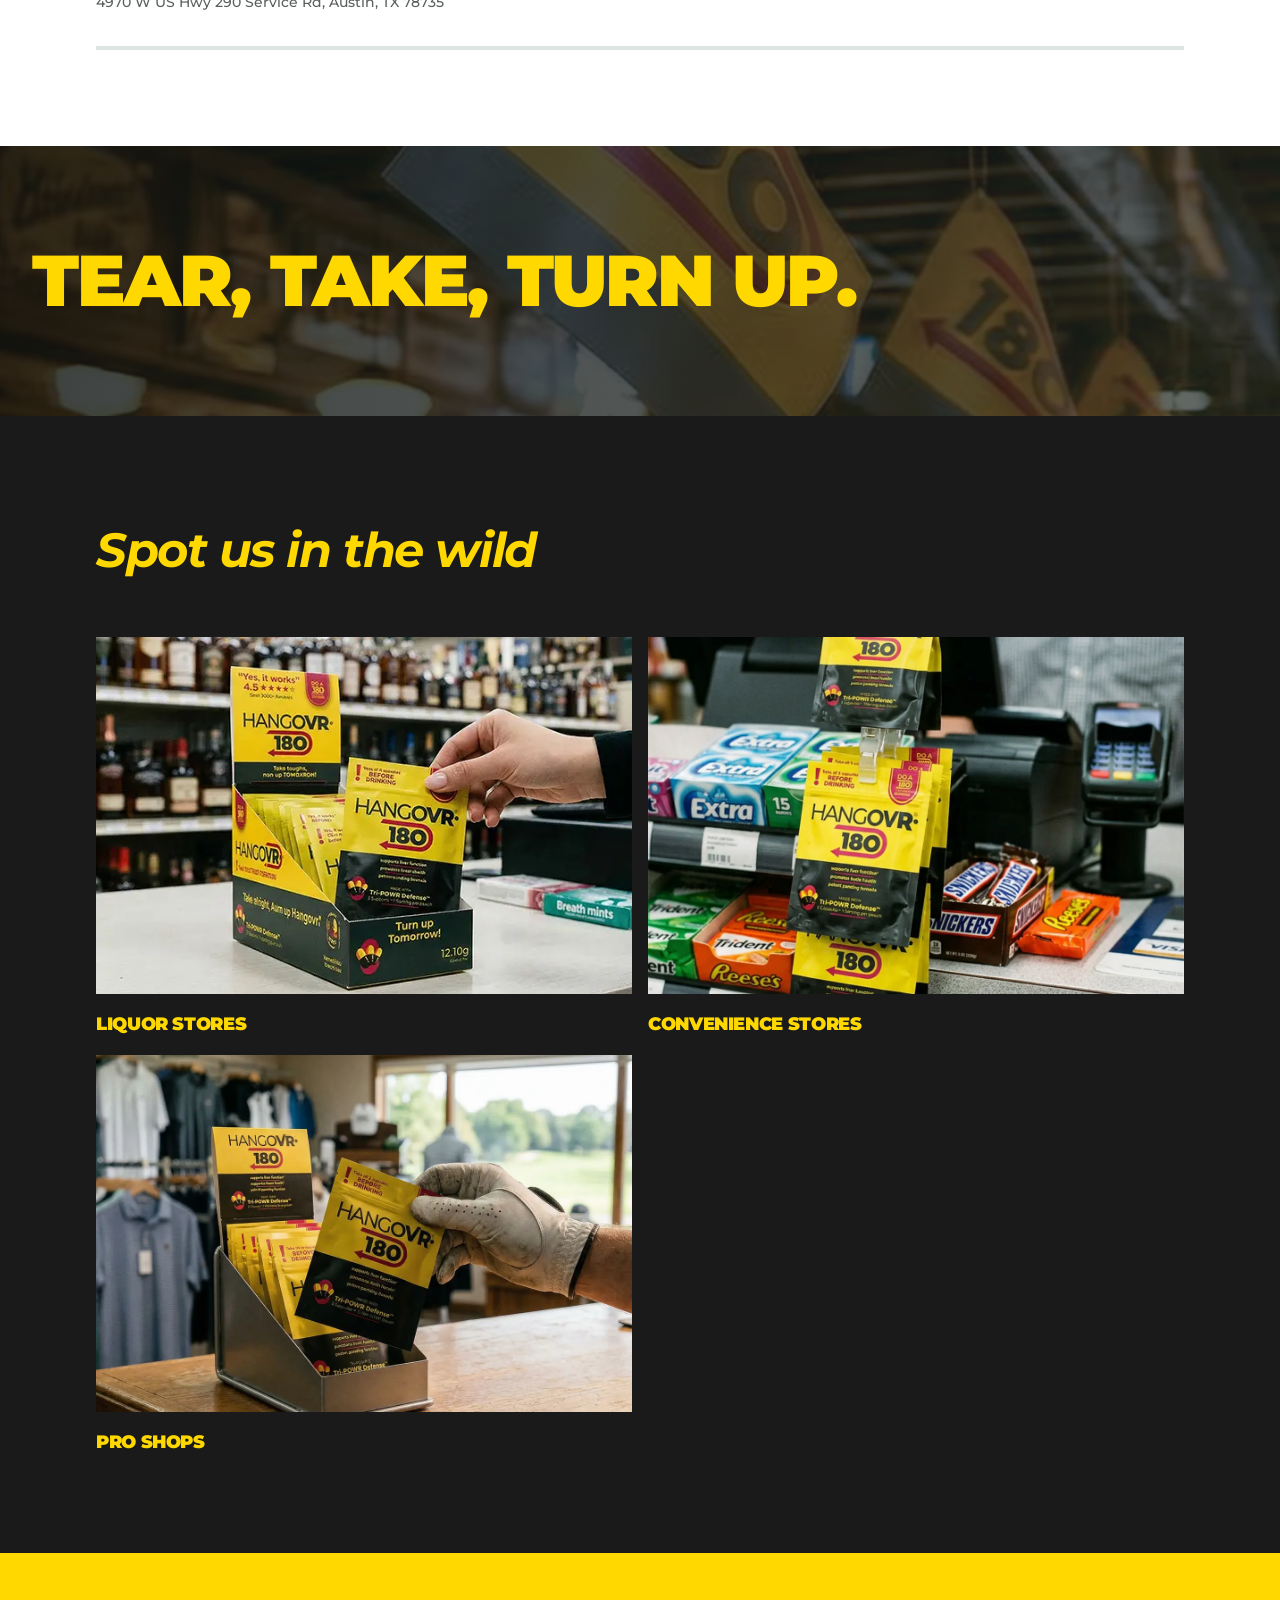
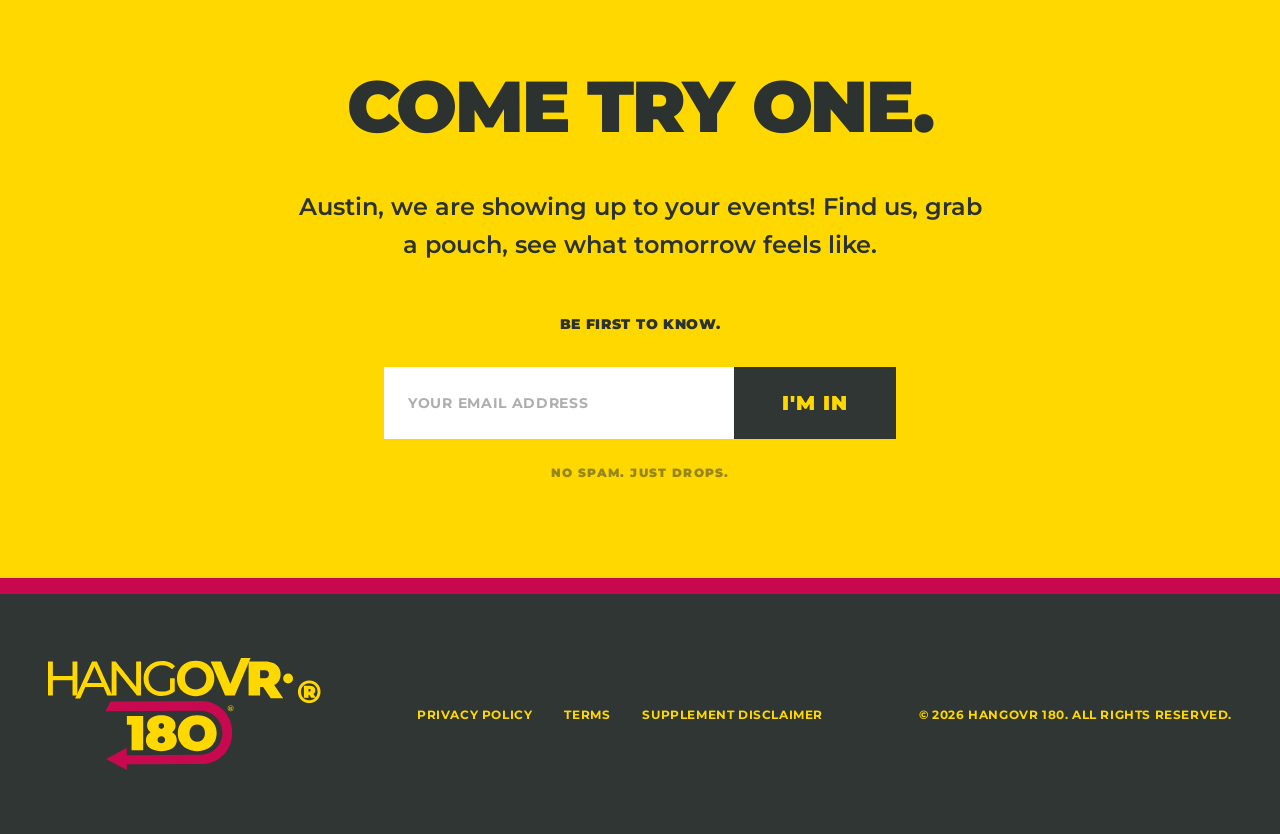
<file: find-us.html>
<!DOCTYPE html>
<html lang="en">
<head>
<meta charset="utf-8"/>
<meta name="viewport" content="width=device-width, initial-scale=1.0"/>
<title>HANGOVR 180 | FIND US</title>
<link href="https://fonts.googleapis.com/css2?family=Montserrat:ital,wght@0,400;0,500;0,700;0,900;1,400;1,700&display=swap" rel="stylesheet"/>
<link href="global.css" rel="stylesheet"/>
<style>
.hero{position:relative;background:#2c322f;min-height:50vh;display:flex;align-items:center;padding:4rem 2rem;overflow:hidden}
.hero__img{position:absolute;inset:0;width:100%;height:100%;object-fit:cover;opacity:0.4}
.hero__content{max-width:64rem;position:relative;z-index:2}
.hero__headline{font-size:clamp(3.5rem,10vw,7.5rem);line-height:0.85;font-weight:900;text-transform:uppercase;letter-spacing:-0.04em;color:#FFD800}
.hero__sub{margin-top:1.5rem;font-size:clamp(1.375rem,3vw,1.875rem);font-weight:700;color:#fff;max-width:36rem;letter-spacing:-0.01em}
.locations{background:#ffffff;padding:6rem 2rem}
.locations__inner{max-width:80rem;margin:0 auto}
.locations__headline{font-size:clamp(2.5rem,6vw,4.5rem);font-weight:900;text-transform:uppercase;letter-spacing:-0.03em;color:#2c322f;margin-bottom:1rem}
.locations__sub{font-size:clamp(1.25rem,2.5vw,1.5rem);font-weight:600;color:#5a605c;margin-bottom:4rem;max-width:40rem}
.locations__grid{display:grid;grid-template-columns:1fr;gap:0}
.location{display:flex;flex-direction:column;gap:0.75rem;padding:2rem 0;border-bottom:4px solid #dee4df}
.location:first-child{border-top:4px solid #dee4df}
.location__info{display:flex;flex-direction:column;gap:0.25rem}
.location__name{font-size:1.25rem;font-weight:900;text-transform:uppercase;letter-spacing:-0.02em;color:#2c322f}
.location__address{font-size:0.875rem;font-weight:500;color:#5a605c}
.location__type{font-size:0.75rem;font-weight:700;text-transform:uppercase;letter-spacing:0.05em;color:#C7084F}
.location__badge{background:#FFD800;padding:0.5rem 1rem;font-size:0.75rem;font-weight:900;text-transform:uppercase;letter-spacing:0.05em;color:#303633;white-space:nowrap;align-self:flex-start}
.ttt-banner{position:relative;background:#2c322f;min-height:30vh;display:flex;align-items:center;padding:4rem 2rem;overflow:hidden}
.ttt-banner__img{position:absolute;inset:0;width:100%;height:100%;object-fit:cover;opacity:0.4}
.ttt-banner__overlay{position:absolute;inset:0;background:linear-gradient(to right,rgba(0,0,0,0.5) 0%,rgba(0,0,0,0.2) 100%)}
.ttt-banner__text{position:relative;z-index:2;font-size:clamp(2.5rem,6vw,4.5rem);font-weight:900;text-transform:uppercase;letter-spacing:-0.03em;color:#FFD800;line-height:0.9}
.wild{background:#1a1a1a;padding:6rem 2rem}
.wild__inner{max-width:80rem;margin:0 auto}
.wild__headline{font-size:clamp(2rem,4vw,3rem);font-weight:700;font-style:italic;letter-spacing:-0.03em;color:#FFD800;margin-bottom:3rem}
.wild__gallery{display:grid;grid-template-columns:1fr;gap:1rem}
.wild__card{aspect-ratio:3/2;overflow:hidden}
.wild__card img{width:100%;height:100%;object-fit:cover}
.wild__item{display:flex;flex-direction:column}
.wild__item-label{font-size:1.125rem;font-weight:900;text-transform:uppercase;letter-spacing:-0.02em;color:#FFD800;margin-top:1rem}
.events{background:#FFD800;padding:6rem 2rem}
.events__inner{max-width:44rem;margin:0 auto;text-align:center}
.events__headline{font-size:clamp(2.5rem,6vw,4.5rem);font-weight:900;text-transform:uppercase;letter-spacing:-0.03em;color:#2c322f;margin-bottom:1.5rem}
.events__body{font-size:clamp(1.25rem,2.5vw,1.5rem);font-weight:600;color:#2c322f;margin-bottom:3rem}
.events__cta{font-size:0.875rem;font-weight:900;text-transform:uppercase;letter-spacing:0.05em;color:#2c322f;margin-bottom:2rem}
.events__form{display:flex;flex-direction:column;gap:0.5rem;max-width:32rem;margin:0 auto 1.5rem}
.events__input{flex-grow:1;background:#fff;border:none;color:#303633;padding:1.25rem 1.5rem;font-weight:700;text-transform:uppercase;letter-spacing:0.05em;font-size:0.875rem;font-family:'Montserrat',sans-serif}
.events__input::placeholder{color:rgba(48,54,51,0.4)}
.events__input:focus{outline:none;box-shadow:inset 0 -4px 0 #303633}
.events__fine{font-size:0.75rem;font-weight:900;text-transform:uppercase;letter-spacing:0.1em;color:rgba(48,54,51,0.5)}
@media(orientation:landscape) and (max-height:500px){.hero{min-height:70vh}.hero__headline{font-size:clamp(2rem,6vw,3.5rem)}.hero__sub{font-size:clamp(1rem,2.5vw,1.25rem)}.ttt-banner{min-height:20vh}}
@media(min-width:768px){.location{flex-direction:row;align-items:center;justify-content:space-between;gap:0}.events__form{flex-direction:row;gap:0}.wild__gallery{grid-template-columns:1fr 1fr}}
@media(min-width:1024px){.hero{padding:4rem 6rem}.locations{padding:6rem}.wild{padding:6rem}}
</style>
</head>
<body>
<nav class="nav">
  <a href="index.html" class="nav__logo"><img src="images/logo.svg" alt="HANGOVR 180"/></a>
  <div class="nav__links"><a href="doa180.html" class="nav__link">DO A 180<span class="nav__clarifier">How does it work?</span></a><a href="whos-in.html" class="nav__link">TOMORROW PEOPLE<span class="nav__clarifier">Who is it for?</span></a><a href="inside.html" class="nav__link">WHAT'S INSIDE<span class="nav__clarifier">Ingredients</span></a><a href="find-us.html" class="nav__link nav__link--active">FIND US<span class="nav__clarifier">Store finder</span></a><a href="stock-up.html" class="nav__link">STOCK UP<span class="nav__clarifier">Check out the shop</span></a></div>
  <button class="nav__mobile-btn" aria-label="Open menu" onclick="document.getElementById('mm').classList.toggle('is-open');var o=document.getElementById('mm').classList.contains('is-open');this.setAttribute('aria-label',o?'Close menu':'Open menu')"><svg width="28" height="28" viewBox="0 0 24 24" fill="none" stroke="currentColor" stroke-width="2.5" stroke-linecap="round"><line x1="3" y1="6" x2="21" y2="6"/><line x1="3" y1="12" x2="21" y2="12"/><line x1="3" y1="18" x2="21" y2="18"/></svg></button>
</nav>
<div id="mm" class="mobile-menu"><a href="index.html">HOME</a><span class="mobile-menu__sub"></span><a href="doa180.html">DO A 180</a><span class="mobile-menu__sub">How does it work?</span><a href="whos-in.html">TOMORROW PEOPLE</a><span class="mobile-menu__sub">Who is it for?</span><a href="inside.html">WHAT'S INSIDE</a><span class="mobile-menu__sub">Ingredients</span><a href="find-us.html">FIND US</a><span class="mobile-menu__sub">Store finder</span><a href="stock-up.html">STOCK UP</a><span class="mobile-menu__sub">Check out the shop</span></div>
<main>
<section class="hero"><picture><source media="(max-width:767px)" srcset="images/hero-findus-mobile-portrait.webp"/><source media="(max-width:1023px) and (orientation:landscape)" srcset="images/hero-findus-mobile-landscape.webp"/><img src="images/hero-findus-desktop.webp" alt="Women walking past liquor store in daylight" class="hero__img"/></picture><div class="hero__content"><h1 class="hero__headline">FIND US.</h1><p class="hero__sub">Once you've decided tonight will be <strong>SOCIAL</strong>, we're there. Find 180 as your night moves.</p></div></section>
<section class="locations"><div class="locations__inner"><h2 class="locations__headline">WHERE TO GRAB ONE</h2><p class="locations__sub">We're rolling out across Austin. Here's where you can find HANGOVR 180 right now.</p><div class="locations__grid">
  <div class="location"><div class="location__info"><span class="location__type">Liquor Store</span><span class="location__name">Twin Liquors - South Lamar</span><span class="location__address">2000 S Lamar Blvd, Austin, TX 78704</span></div><span class="location__badge">In Stock</span></div>
  <div class="location"><div class="location__info"><span class="location__type">Convenience</span><span class="location__name">Royal Blue Grocery - South Congress</span><span class="location__address">1500 S Congress Ave, Austin, TX 78704</span></div><span class="location__badge">In Stock</span></div>
  <div class="location"><div class="location__info"><span class="location__type">Golf Course</span><span class="location__name">Lions Municipal Golf Course - Pro Shop</span><span class="location__address">2901 Enfield Rd, Austin, TX 78703</span></div><span class="location__badge">In Stock</span></div>
  <div class="location"><div class="location__info"><span class="location__type">Bar</span><span class="location__name">Meanwhile Brewing Co.</span><span class="location__address">3901 Promontory Point Dr, Austin, TX 78744</span></div><span class="location__badge">In Stock</span></div>
  <div class="location"><div class="location__info"><span class="location__type">Liquor Store</span><span class="location__name">Spec's - Brodie Lane</span><span class="location__address">4970 W US Hwy 290 Service Rd, Austin, TX 78735</span></div><span class="location__badge">In Stock</span></div>
</div></div></section>
<section class="ttt-banner"><picture><source media="(max-width:767px)" srcset="images/findus-teartaketurnup-mobile-portrait.webp"/><source media="(max-width:1023px) and (orientation:landscape)" srcset="images/findus-teartaketurnup-mobile-landscape.webp"/><img src="images/findus-teartaketurnup-desktop.webp" alt="HANGOVR 180 flags in a bar" class="ttt-banner__img" loading="lazy"/></picture><div class="ttt-banner__overlay"></div><p class="ttt-banner__text">TEAR, TAKE, TURN UP.</p></section>
<section class="wild"><div class="wild__inner"><h2 class="wild__headline">Spot us in the wild</h2><div class="wild__gallery">
  <div class="wild__item"><div class="wild__card"><picture><source media="(max-width:1023px)" srcset="images/findus-liquor-store-mobile.webp"/><img src="images/findus-liquor-store-desktop.webp" alt="HANGOVR 180 pouch at liquor store checkout" loading="lazy"/></picture></div><span class="wild__item-label">LIQUOR STORES</span></div>
  <div class="wild__item"><div class="wild__card"><picture><source media="(max-width:1023px)" srcset="images/findus-convenience-store-mobile.webp"/><img src="images/findus-convenience-store-desktop.webp" alt="HANGOVR 180 on convenience store shelf" loading="lazy"/></picture></div><span class="wild__item-label">CONVENIENCE STORES</span></div>
  <div class="wild__item"><div class="wild__card"><picture><source media="(max-width:1023px)" srcset="images/findus-golf-proshop-mobile.webp"/><img src="images/findus-golf-proshop-desktop.webp" alt="HANGOVR 180 at golf course pro shop" loading="lazy"/></picture></div><span class="wild__item-label">PRO SHOPS</span></div>
</div></div></section>
<section class="events"><div class="events__inner"><h2 class="events__headline">COME TRY ONE.</h2><p class="events__body">Austin, we are showing up to your events! Find us, grab a pouch, see what tomorrow feels like.</p><p class="events__cta">BE FIRST TO KNOW.</p><form class="events__form" onsubmit="event.preventDefault();"><input type="email" class="events__input" placeholder="YOUR EMAIL ADDRESS"/><button type="submit" class="btn-signup">I'm in</button></form><p class="events__fine">No spam. Just drops.</p></div></section>
</main>
<footer class="footer"><div class="footer__brand"><img src="images/footer-logo.svg" alt="HANGOVR 180" class="footer__logo-img"/><span class="footer__tm">&reg;</span></div><div class="footer__links"><a href="#">Privacy Policy</a><a href="#">Terms</a><a href="#">Supplement Disclaimer</a></div><div class="footer__copy">&copy; 2026 HANGOVR 180. ALL RIGHTS RESERVED.</div></footer>
</body>
</html>
</file>
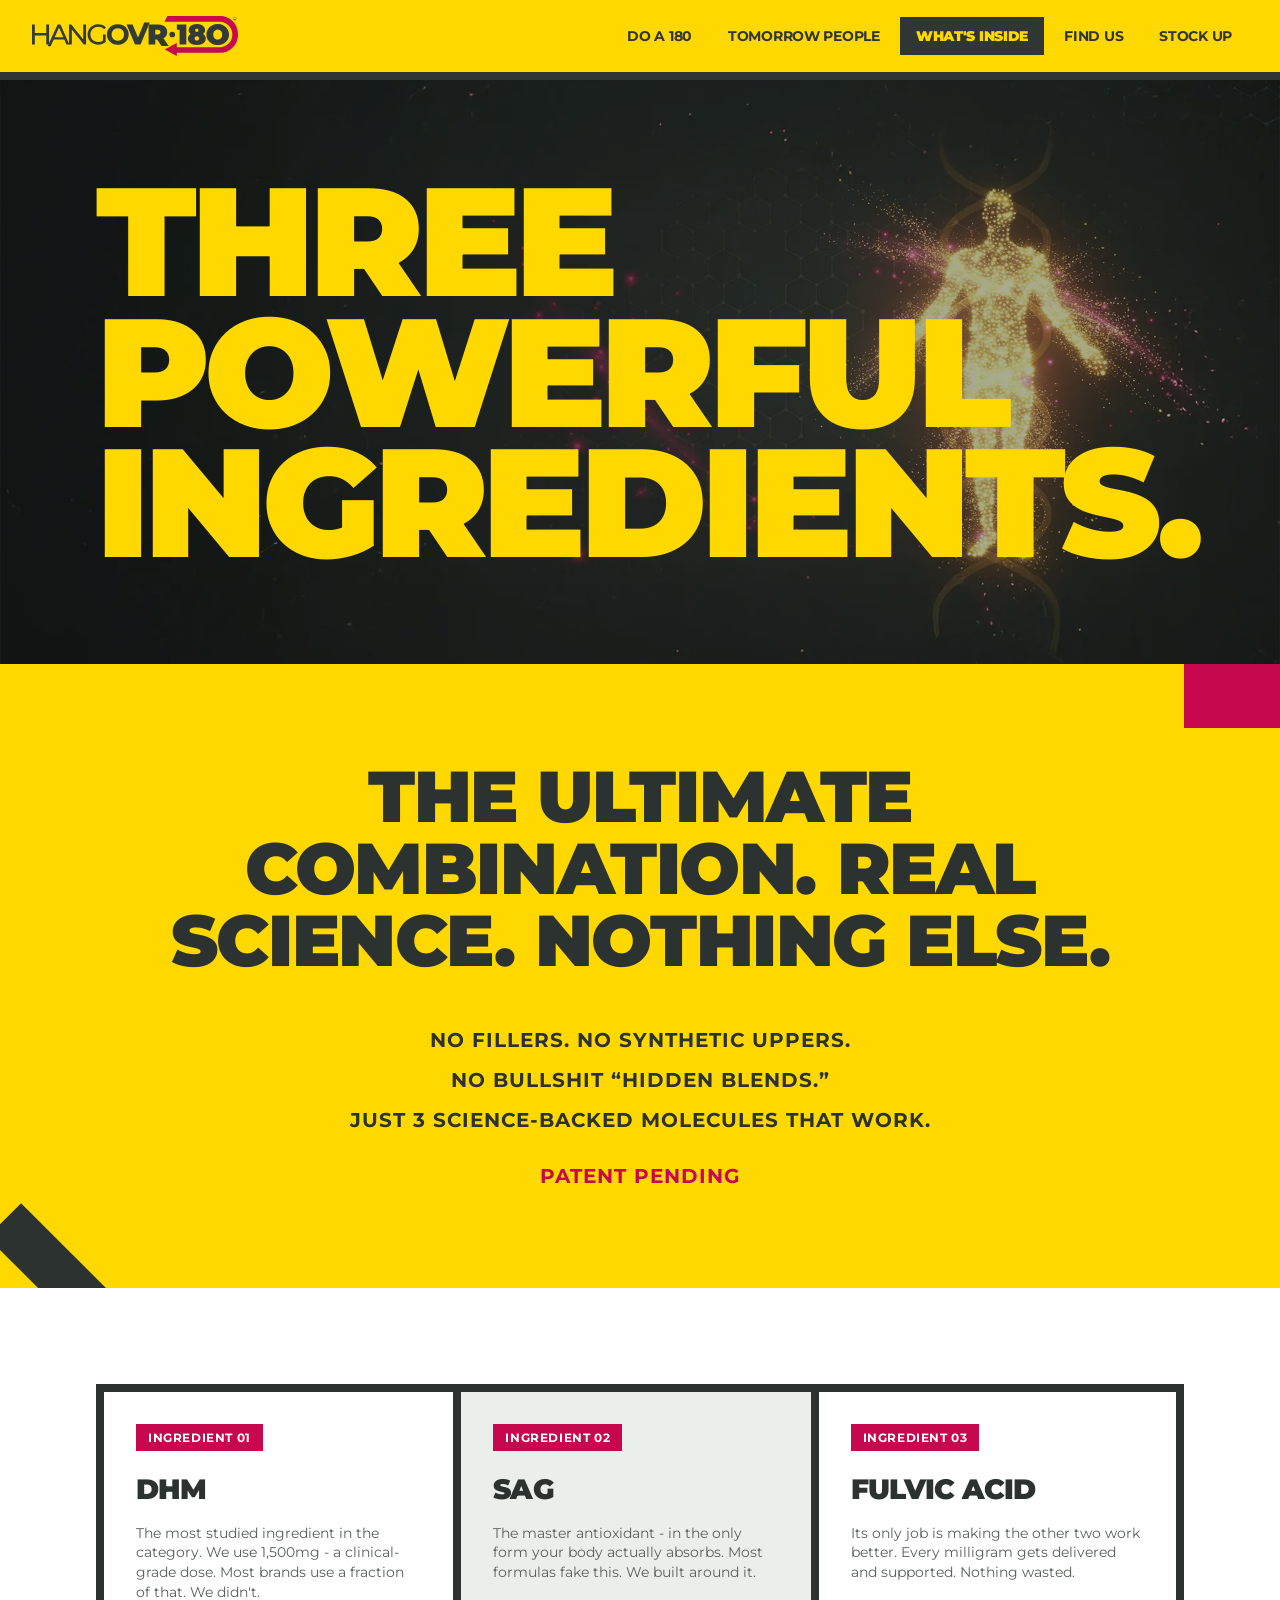
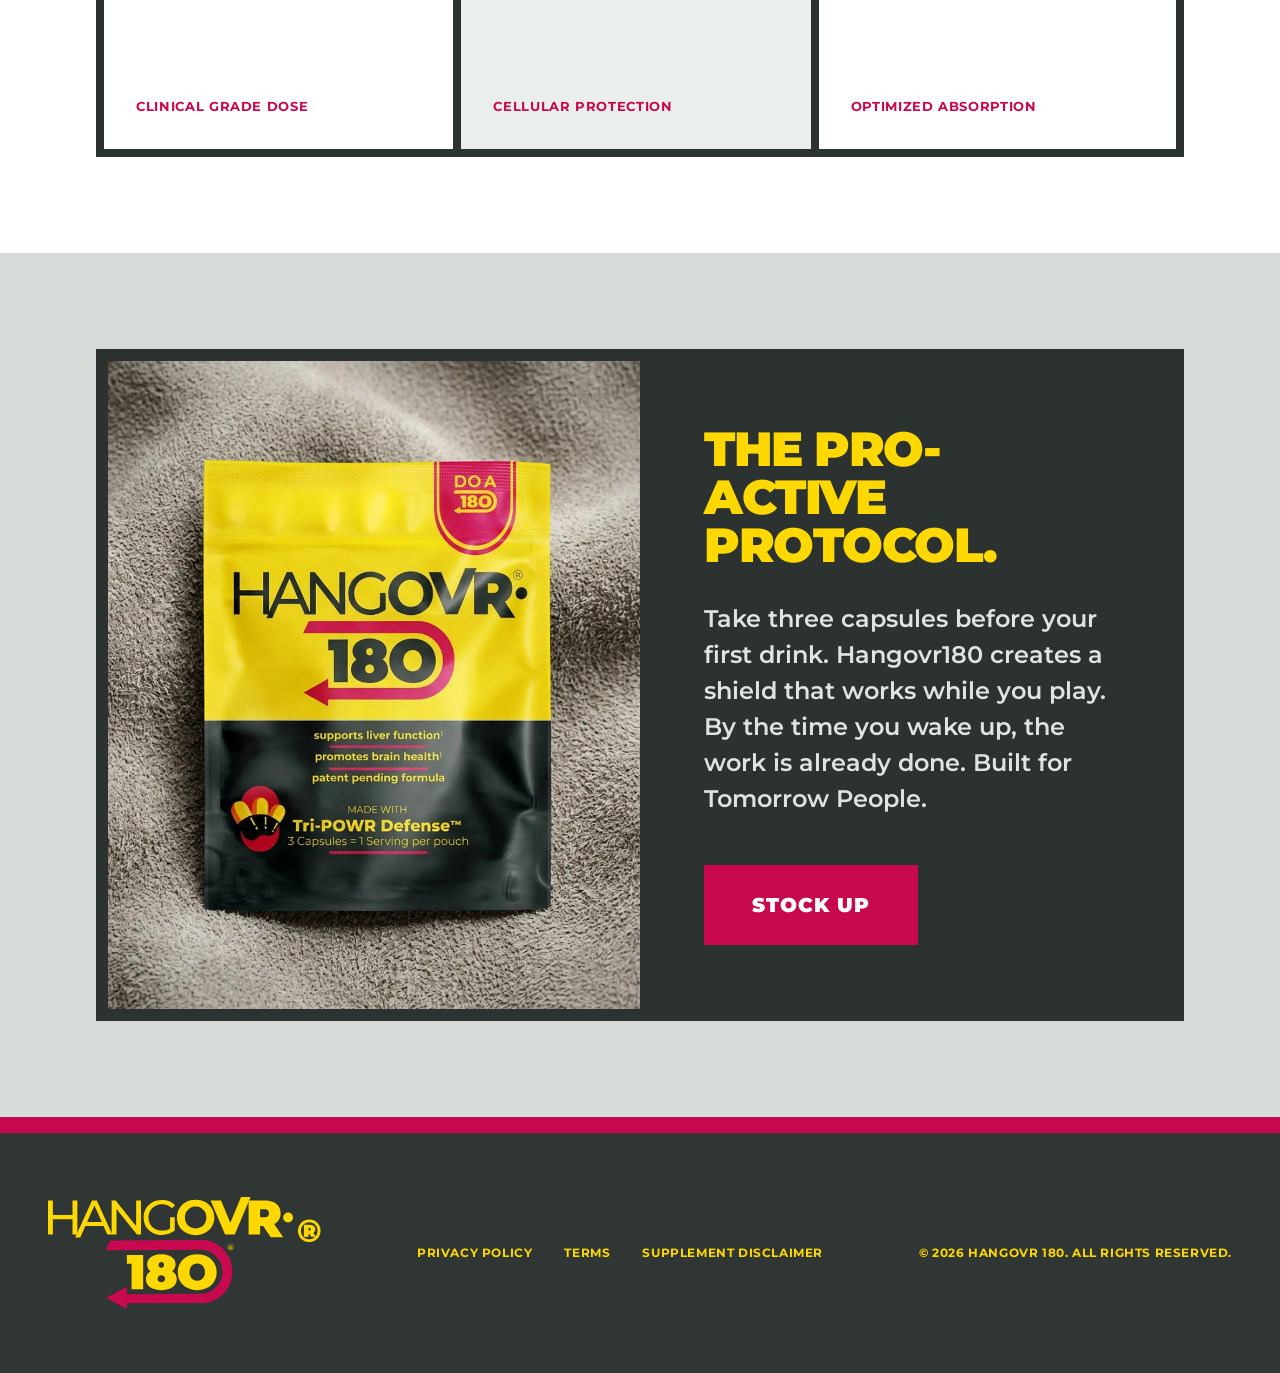
<file: inside.html>
<!DOCTYPE html>
<html lang="en">
<head>
<meta charset="utf-8"/>
<meta name="viewport" content="width=device-width, initial-scale=1.0"/>
<title>HANGOVR 180 | WHAT'S INSIDE</title>
<link href="https://fonts.googleapis.com/css2?family=Montserrat:ital,wght@0,400;0,500;0,700;0,900;1,400;1,700&display=swap" rel="stylesheet"/>
<link href="global.css" rel="stylesheet"/>
<style>
.builtfor{position:relative;width:100%;min-height:50vh;background:#2c322f;overflow:hidden;display:flex;align-items:center;padding:4rem 2rem}
.builtfor__img{position:absolute;inset:0;width:100%;height:100%;object-fit:cover;opacity:0.6}
.builtfor__text{position:relative;z-index:2;font-size:clamp(4rem,12vw,10rem);font-weight:900;text-transform:uppercase;letter-spacing:-0.04em;line-height:0.85;color:#FFD800}

/* S2: Real Science section (replaces old patent pending) */
.realscience{background:#FFD800;padding:6rem 2rem;position:relative;overflow:hidden}
.realscience__deco-1{position:absolute;top:0;right:0;width:8rem;height:8rem;background:#C7084F;transform:translate(2rem,-4rem)}
.realscience__deco-2{position:absolute;bottom:0;left:0;width:12rem;height:3rem;background:#2c322f;transform:translate(-1.5rem,1.5rem) rotate(45deg)}
.realscience__inner{max-width:80rem;margin:0 auto;display:flex;flex-direction:column;align-items:center;text-align:center;position:relative;z-index:2}
.realscience__headline{font-size:clamp(2.5rem,6vw,4.5rem);font-weight:900;text-transform:uppercase;letter-spacing:-0.02em;color:#2c322f;line-height:1;margin-bottom:3rem}
.realscience__lines{display:flex;flex-direction:column;gap:0.5rem;align-items:center}
.realscience__line{font-size:clamp(1rem,2vw,1.25rem);font-weight:700;text-transform:uppercase;letter-spacing:0.05em;color:#2c322f}
.realscience__patent{font-size:clamp(1rem,2vw,1.25rem);font-weight:700;text-transform:uppercase;letter-spacing:0.05em;color:#C7084F;margin-top:1.5rem}

.clinical{background:#ffffff;padding:4rem 2rem}
.clinical__grid{display:grid;grid-template-columns:1fr;border:8px solid #2c322f;max-width:32rem;margin:0 auto}
.clinical__card{padding:2rem 2.5rem;display:flex;flex-direction:column;justify-content:space-between;border-bottom:8px solid #2c322f;min-width:0}
.clinical__card:last-child{border-bottom:none}
.clinical__card:nth-child(2){background:#eaefeb}
.clinical__tag{display:inline-block;background:#C7084F;color:#fff;padding:0.25rem 0.75rem;font-size:0.75rem;font-weight:700;text-transform:uppercase;letter-spacing:0.05em;margin-bottom:1.25rem;align-self:flex-start}
.clinical__name{font-size:clamp(2rem,5vw,3.25rem);font-weight:900;text-transform:uppercase;letter-spacing:-0.03em;margin-bottom:0.75rem;color:#2c322f}
.clinical__desc{font-size:0.9375rem;line-height:1.5;color:#5a605c;margin-bottom:1.25rem}
.clinical__label{font-size:0.8125rem;font-weight:700;text-transform:uppercase;letter-spacing:0.05em;color:#C7084F;margin-top:auto}

.product{background:#d6dbd7;padding:6rem 2rem}
.product__frame{display:flex;flex-direction:column;border:12px solid #2c322f;overflow:hidden}
.product__image{overflow:hidden;max-height:24rem}
.product__image img{width:100%;height:100%;object-fit:cover;object-position:center}
.product__content{padding:3rem;background:#2c322f;color:#FFD800;display:flex;flex-direction:column;justify-content:center;align-items:flex-start}
.product__headline{font-size:clamp(3rem,6vw,3.75rem);font-weight:900;text-transform:uppercase;letter-spacing:-0.03em;margin-bottom:2rem;line-height:1;overflow-wrap:break-word;word-break:break-word}
.product__body{font-size:clamp(1.25rem,2.5vw,1.5rem);margin-bottom:3rem;font-weight:600;line-height:1.5;color:#dee4df}

/* Landscape */
@media(orientation:landscape) and (max-height:500px){.builtfor{min-height:70vh}.builtfor__text{font-size:clamp(2.5rem,8vw,5rem)}}

/* Headline protection below 1400 */
@media(max-width:1399px){
  .product__headline{font-size:clamp(2rem,4vw,3rem)}
}

/* 768px — product side-by-side, wider card column */
@media(min-width:768px){
  .clinical{padding:6rem 2rem}
  .clinical__grid{max-width:40rem}
  .product__frame{flex-direction:row}
  .product__image{width:50%;max-height:none;min-height:25rem}
  .product__content{width:50%;padding:4rem}
}

/* 1024px — padding increase, clinical stays 1-col but wider */
@media(min-width:1024px){
  .realscience{padding:6rem}
  .clinical{padding:6rem}
  .clinical__grid{max-width:36rem}
  .builtfor{padding:6rem}
  .product{padding:6rem}
}

/* 1200px — 3-col clinical: cards ~325px+ wide, square is safe */
@media(min-width:1200px){
  .clinical__grid{grid-template-columns:1fr 1fr 1fr;max-width:80rem}
  .clinical__card{border-bottom:none;border-right:8px solid #2c322f;padding:2rem;aspect-ratio:1}
  .clinical__card:nth-child(2){border-bottom:none;border-right:8px solid #2c322f}
  .clinical__card:last-child{border-right:none}
  .clinical__name{font-size:clamp(1.75rem,2.2vw,2.75rem)}
  .clinical__desc{font-size:0.875rem;line-height:1.4;margin-bottom:1rem}
  .clinical__tag{margin-bottom:1rem}
}

/* 1400px — cards big enough to breathe, product content padding */
@media(min-width:1400px){
  .clinical__card{padding:3rem}
  .clinical__desc{font-size:1rem}
  .product__image{min-height:37.5rem}
  .product__content{padding:6rem}
}
</style>
</head>
<body>
<nav class="nav">
  <a href="index.html" class="nav__logo"><img src="images/logo.svg" alt="HANGOVR 180"/></a>
  <div class="nav__links"><a href="doa180.html" class="nav__link">DO A 180<span class="nav__clarifier">How does it work?</span></a><a href="whos-in.html" class="nav__link">TOMORROW PEOPLE<span class="nav__clarifier">Who is it for?</span></a><a href="inside.html" class="nav__link nav__link--active">WHAT'S INSIDE<span class="nav__clarifier">Ingredients</span></a><a href="find-us.html" class="nav__link">FIND US<span class="nav__clarifier">Store finder</span></a><a href="stock-up.html" class="nav__link">STOCK UP<span class="nav__clarifier">Check out the shop</span></a></div>
  <button class="nav__mobile-btn" aria-label="Open menu" onclick="document.getElementById('mm').classList.toggle('is-open');var o=document.getElementById('mm').classList.contains('is-open');this.setAttribute('aria-label',o?'Close menu':'Open menu')"><svg width="28" height="28" viewBox="0 0 24 24" fill="none" stroke="currentColor" stroke-width="2.5" stroke-linecap="round"><line x1="3" y1="6" x2="21" y2="6"/><line x1="3" y1="12" x2="21" y2="12"/><line x1="3" y1="18" x2="21" y2="18"/></svg></button>
</nav>
<div id="mm" class="mobile-menu"><a href="index.html">HOME</a><span class="mobile-menu__sub"></span><a href="doa180.html">DO A 180</a><span class="mobile-menu__sub">How does it work?</span><a href="whos-in.html">TOMORROW PEOPLE</a><span class="mobile-menu__sub">Who is it for?</span><a href="inside.html">WHAT'S INSIDE</a><span class="mobile-menu__sub">Ingredients</span><a href="find-us.html">FIND US</a><span class="mobile-menu__sub">Store finder</span><a href="stock-up.html">STOCK UP</a><span class="mobile-menu__sub">Check out the shop</span></div>
<main>
<section class="builtfor"><picture><source media="(max-width:767px)" srcset="images/hero-builtforbefore-mobile-portrait.webp"/><source media="(max-width:1023px) and (orientation:landscape)" srcset="images/hero-builtforbefore-mobile-landscape.webp"/><img src="images/hero-builtforbefore-desktop.webp" alt="Golden sparkle light effect" class="builtfor__img"/></picture><h2 class="builtfor__text">THREE<br/>POWERFUL<br/>INGREDIENTS.</h2></section>

<section class="realscience">
  <div class="realscience__deco-1"></div>
  <div class="realscience__deco-2"></div>
  <div class="realscience__inner">
    <h2 class="realscience__headline">The Ultimate Combination. Real Science. Nothing Else.</h2>
    <div class="realscience__lines">
      <span class="realscience__line">No fillers. No synthetic uppers.</span>
      <span class="realscience__line">No bullshit &ldquo;hidden blends.&rdquo;</span>
      <span class="realscience__line">Just 3 science-backed molecules that work.</span>
    </div>
    <p class="realscience__patent">Patent Pending</p>
  </div>
</section>

<section class="clinical"><div class="clinical__grid">
  <div class="clinical__card"><div><span class="clinical__tag">Ingredient 01</span><h2 class="clinical__name">DHM</h2><p class="clinical__desc">The most studied ingredient in the category. We use 1,500mg - a clinical-grade dose. Most brands use a fraction of that. We didn't.</p></div><div class="clinical__label">Clinical Grade Dose</div></div>
  <div class="clinical__card"><div><span class="clinical__tag">Ingredient 02</span><h2 class="clinical__name">SAG</h2><p class="clinical__desc">The master antioxidant - in the only form your body actually absorbs. Most formulas fake this. We built around it.</p></div><div class="clinical__label">Cellular Protection</div></div>
  <div class="clinical__card"><div><span class="clinical__tag">Ingredient 03</span><h2 class="clinical__name">FULVIC ACID</h2><p class="clinical__desc">Its only job is making the other two work better. Every milligram gets delivered and supported. Nothing wasted.</p></div><div class="clinical__label">Optimized Absorption</div></div>
</div></section>

<section class="product"><div class="product__frame"><div class="product__image"><picture><source media="(max-width:1023px)" srcset="images/product-pouch-mobile.webp"/><img src="images/product-pouch-desktop.webp" alt="HANGOVR 180 product pouch" loading="lazy"/></picture></div><div class="product__content"><h3 class="product__headline">THE PRO-ACTIVE PROTOCOL.</h3><p class="product__body">Take three capsules before your first drink. Hangovr180 creates a shield that works while you play. By the time you wake up, the work is already done. Built for Tomorrow People.</p><a href="stock-up.html" class="btn-cta-dark">STOCK UP</a></div></div></section>
</main>
<footer class="footer"><div class="footer__brand"><img src="images/footer-logo.svg" alt="HANGOVR 180" class="footer__logo-img"/><span class="footer__tm">&reg;</span></div><div class="footer__links"><a href="#">Privacy Policy</a><a href="#">Terms</a><a href="#">Supplement Disclaimer</a></div><div class="footer__copy">&copy; 2026 HANGOVR 180. ALL RIGHTS RESERVED.</div></footer>
</body>
</html>
</file>
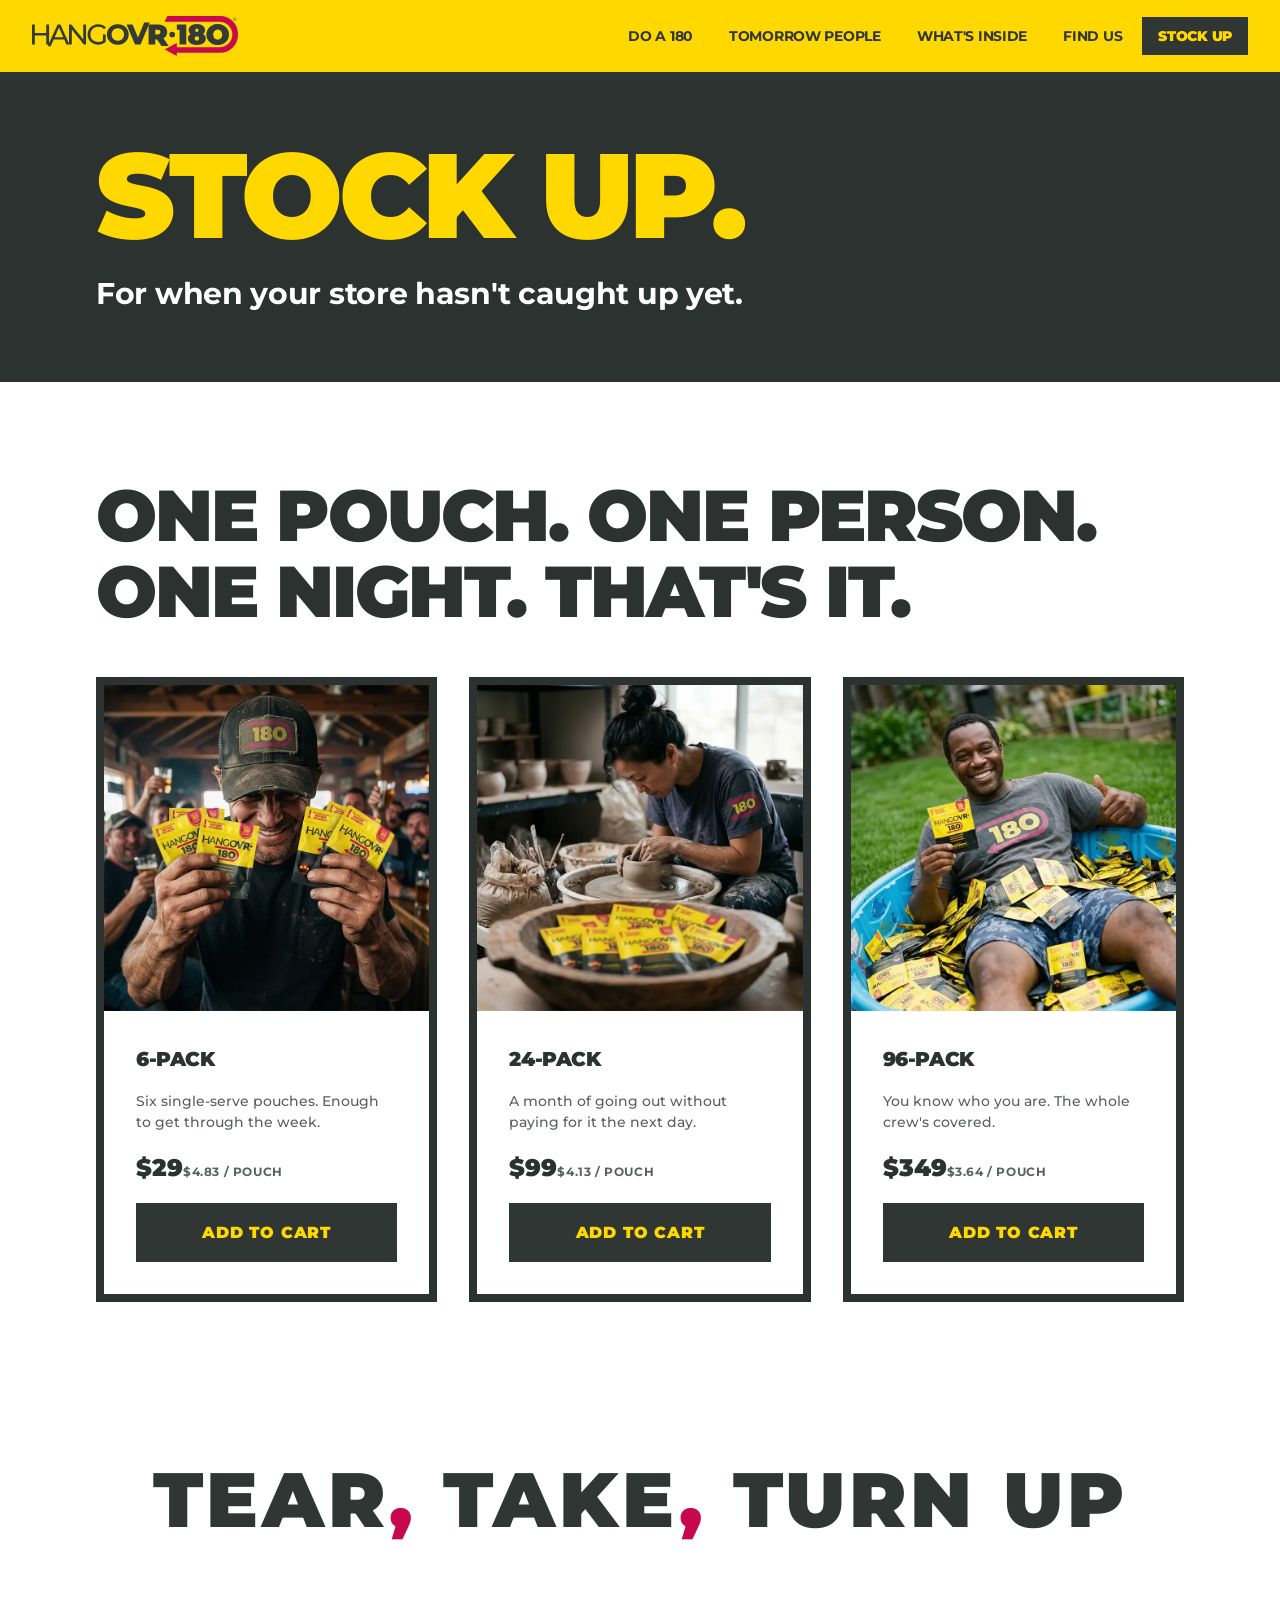
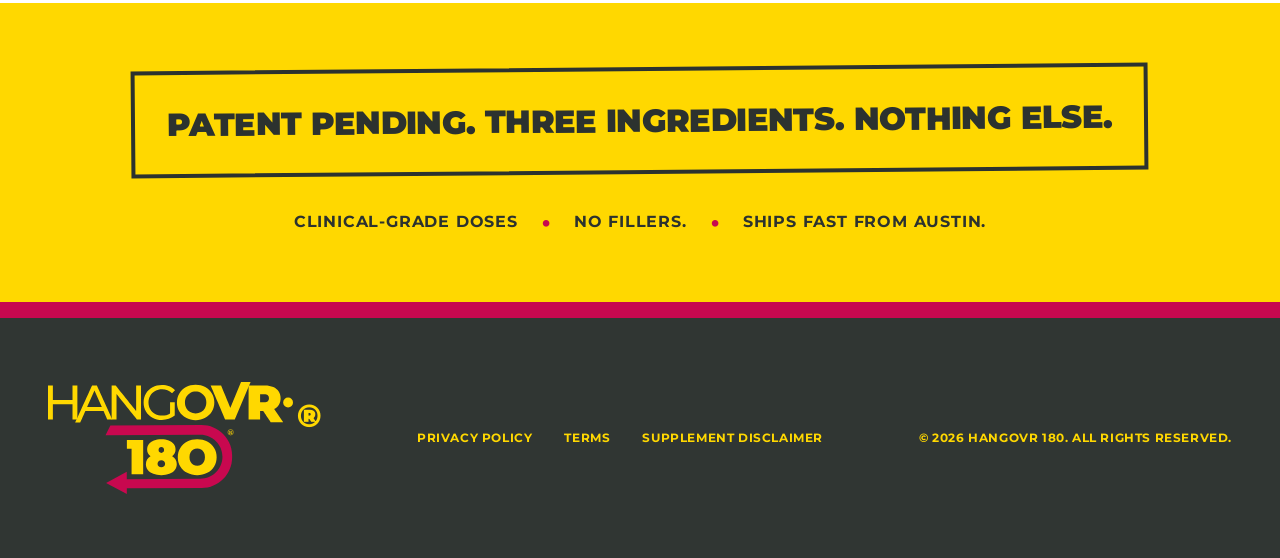
<file: stock-up.html>
<!DOCTYPE html>
<html lang="en">
<head>
<meta charset="utf-8"/>
<meta name="viewport" content="width=device-width, initial-scale=1.0"/>
<title>HANGOVR 180 | STOCK UP</title>
<link href="https://fonts.googleapis.com/css2?family=Montserrat:ital,wght@0,400;0,500;0,700;0,900;1,400;1,700&display=swap" rel="stylesheet"/>
<link href="global.css" rel="stylesheet"/>
<style>
.hero{background:#2c322f;min-height:30vh;display:flex;align-items:center;padding:4rem 2rem}
.hero__content{max-width:64rem}
.hero__headline{font-size:clamp(3.5rem,10vw,7.5rem);line-height:0.85;font-weight:900;text-transform:uppercase;letter-spacing:-0.04em;color:#FFD800}
.hero__sub{margin-top:1.5rem;font-size:clamp(1.375rem,3vw,1.875rem);font-weight:700;color:#fff;letter-spacing:-0.01em}
.products{background:#ffffff;padding:6rem 2rem}
.products__inner{max-width:72rem;margin:0 auto}
.products__title{font-size:clamp(2.75rem,6vw,4.5rem);font-weight:900;color:#2c322f;text-align:left;margin-bottom:3rem;text-transform:uppercase;letter-spacing:-0.03em;line-height:1.05}
.products__grid{display:grid;grid-template-columns:1fr;gap:2rem}
.card{background:#fff;border:8px solid #2c322f;padding:0;display:flex;flex-direction:column;overflow:hidden}
.card__image{aspect-ratio:1;background:#eaefeb;overflow:hidden}
.card__image img{width:100%;height:100%;object-fit:cover}
.card__body{padding:2rem;display:flex;flex-direction:column;gap:1rem}
.card__pack{font-size:1.25rem;font-weight:900;text-transform:uppercase;letter-spacing:-0.02em;color:#2c322f}
.card__desc{font-size:0.875rem;font-weight:500;color:#5a605c;line-height:1.5}
.card__price{font-size:1.5rem;font-weight:900;color:#2c322f}
.card__per{font-size:0.75rem;font-weight:700;text-transform:uppercase;letter-spacing:0.05em;color:#5a605c}
.ttt{background:#ffffff;padding:4rem 2rem;text-align:center}
.ttt__text{font-size:clamp(2.5rem,6vw,5rem);font-weight:900;text-transform:uppercase;letter-spacing:0.05em;color:#303633;line-height:1}
.ttt__comma{color:#C7084F}
.reassurance{background:#FFD800;padding:4rem 2rem;position:relative}
.reassurance__inner{max-width:72rem;margin:0 auto;text-align:center}
.reassurance__box{border:4px solid #2c322f;padding:2rem;display:inline-block;margin-bottom:2rem;transform:rotate(-0.5deg)}
.reassurance__box-text{font-size:clamp(1.25rem,3vw,2rem);font-weight:900;text-transform:uppercase;letter-spacing:-0.02em;color:#2c322f;line-height:1.1}
.reassurance__items{display:flex;flex-direction:column;gap:0.5rem;align-items:center;justify-content:center}
.reassurance__item{font-size:1rem;font-weight:700;text-transform:uppercase;letter-spacing:0.05em;color:#2c322f}
.reassurance__sep{display:none;color:#C7084F;font-weight:900;font-size:1.25rem}
@media(orientation:landscape) and (max-height:500px){.hero{min-height:auto}}
@media(min-width:768px){.reassurance__items{flex-direction:row;gap:0}.reassurance__sep{display:inline}.reassurance__item{padding:0 1.5rem}}
@media(min-width:768px) and (max-width:1023px){.products__grid{grid-template-columns:1fr 1fr;gap:1.5rem}}
@media(min-width:1024px){.hero{padding:4rem 6rem}.products{padding:6rem}.products__grid{grid-template-columns:1fr 1fr 1fr}}
</style>
</head>
<body>
<nav class="nav">
  <a href="index.html" class="nav__logo"><img src="images/logo.svg" alt="HANGOVR 180"/></a>
  <div class="nav__links"><a href="doa180.html" class="nav__link">DO A 180<span class="nav__clarifier">How does it work?</span></a><a href="whos-in.html" class="nav__link">TOMORROW PEOPLE<span class="nav__clarifier">Who is it for?</span></a><a href="inside.html" class="nav__link">WHAT'S INSIDE<span class="nav__clarifier">Ingredients</span></a><a href="find-us.html" class="nav__link">FIND US<span class="nav__clarifier">Store finder</span></a><a href="stock-up.html" class="nav__link nav__link--active">STOCK UP<span class="nav__clarifier">Check out the shop</span></a></div>
  <button class="nav__mobile-btn" aria-label="Open menu" onclick="document.getElementById('mm').classList.toggle('is-open');var o=document.getElementById('mm').classList.contains('is-open');this.setAttribute('aria-label',o?'Close menu':'Open menu')"><svg width="28" height="28" viewBox="0 0 24 24" fill="none" stroke="currentColor" stroke-width="2.5" stroke-linecap="round"><line x1="3" y1="6" x2="21" y2="6"/><line x1="3" y1="12" x2="21" y2="12"/><line x1="3" y1="18" x2="21" y2="18"/></svg></button>
</nav>
<div id="mm" class="mobile-menu"><a href="index.html">HOME</a><span class="mobile-menu__sub"></span><a href="doa180.html">DO A 180</a><span class="mobile-menu__sub">How does it work?</span><a href="whos-in.html">TOMORROW PEOPLE</a><span class="mobile-menu__sub">Who is it for?</span><a href="inside.html">WHAT'S INSIDE</a><span class="mobile-menu__sub">Ingredients</span><a href="find-us.html">FIND US</a><span class="mobile-menu__sub">Store finder</span><a href="stock-up.html">STOCK UP</a><span class="mobile-menu__sub">Check out the shop</span></div>
<main>
<section class="hero"><div class="hero__content"><h1 class="hero__headline">STOCK UP.</h1><p class="hero__sub">For when <strong>your store</strong> hasn't caught up yet.</p></div></section>
<section class="products"><div class="products__inner">
  <h2 class="products__title">One pouch. One person. One night. That's it.</h2>
  <div class="products__grid">
    <div class="card"><div class="card__image"><picture><source media="(max-width:1023px)" srcset="images/product-6pack-mobile.webp"/><img src="images/product-6pack-desktop.webp" alt="HANGOVR 180 6-Pack" loading="lazy"/></picture></div><div class="card__body"><span class="card__pack">6-Pack</span><span class="card__desc">Six single-serve pouches. Enough to get through the week.</span><div><span class="card__price">$29</span><span class="card__per">$4.83 / pouch</span></div><button class="card__btn">Add to Cart</button></div></div>
    <div class="card"><div class="card__image"><picture><source media="(max-width:1023px)" srcset="images/product-24pack-mobile.webp"/><img src="images/product-24pack-desktop.webp" alt="HANGOVR 180 24-Pack" loading="lazy"/></picture></div><div class="card__body"><span class="card__pack">24-Pack</span><span class="card__desc">A month of going out without paying for it the next day.</span><div><span class="card__price">$99</span><span class="card__per">$4.13 / pouch</span></div><button class="card__btn">Add to Cart</button></div></div>
    <div class="card"><div class="card__image"><picture><source media="(max-width:1023px)" srcset="images/product-96pack-mobile.webp"/><img src="images/product-96pack-desktop.webp" alt="HANGOVR 180 96-Pack" loading="lazy"/></picture></div><div class="card__body"><span class="card__pack">96-Pack</span><span class="card__desc">You know who you are. The whole crew's covered.</span><div><span class="card__price">$349</span><span class="card__per">$3.64 / pouch</span></div><button class="card__btn">Add to Cart</button></div></div>
  </div>
</div></section>
<section class="ttt"><p class="ttt__text">TEAR<span class="ttt__comma">,</span> TAKE<span class="ttt__comma">,</span> TURN UP</p></section>
<section class="reassurance"><div class="reassurance__inner"><div class="reassurance__box"><p class="reassurance__box-text">Patent pending. Three ingredients. Nothing else.</p></div><div class="reassurance__items"><span class="reassurance__item">Clinical-grade doses</span><span class="reassurance__sep">&bull;</span><span class="reassurance__item">No fillers.</span><span class="reassurance__sep">&bull;</span><span class="reassurance__item">Ships fast from Austin.</span></div></div></section>
</main>
<footer class="footer"><div class="footer__brand"><img src="images/footer-logo.svg" alt="HANGOVR 180" class="footer__logo-img"/><span class="footer__tm">&reg;</span></div><div class="footer__links"><a href="#">Privacy Policy</a><a href="#">Terms</a><a href="#">Supplement Disclaimer</a></div><div class="footer__copy">&copy; 2026 HANGOVR 180. ALL RIGHTS RESERVED.</div></footer>
</body>
</html>
</file>
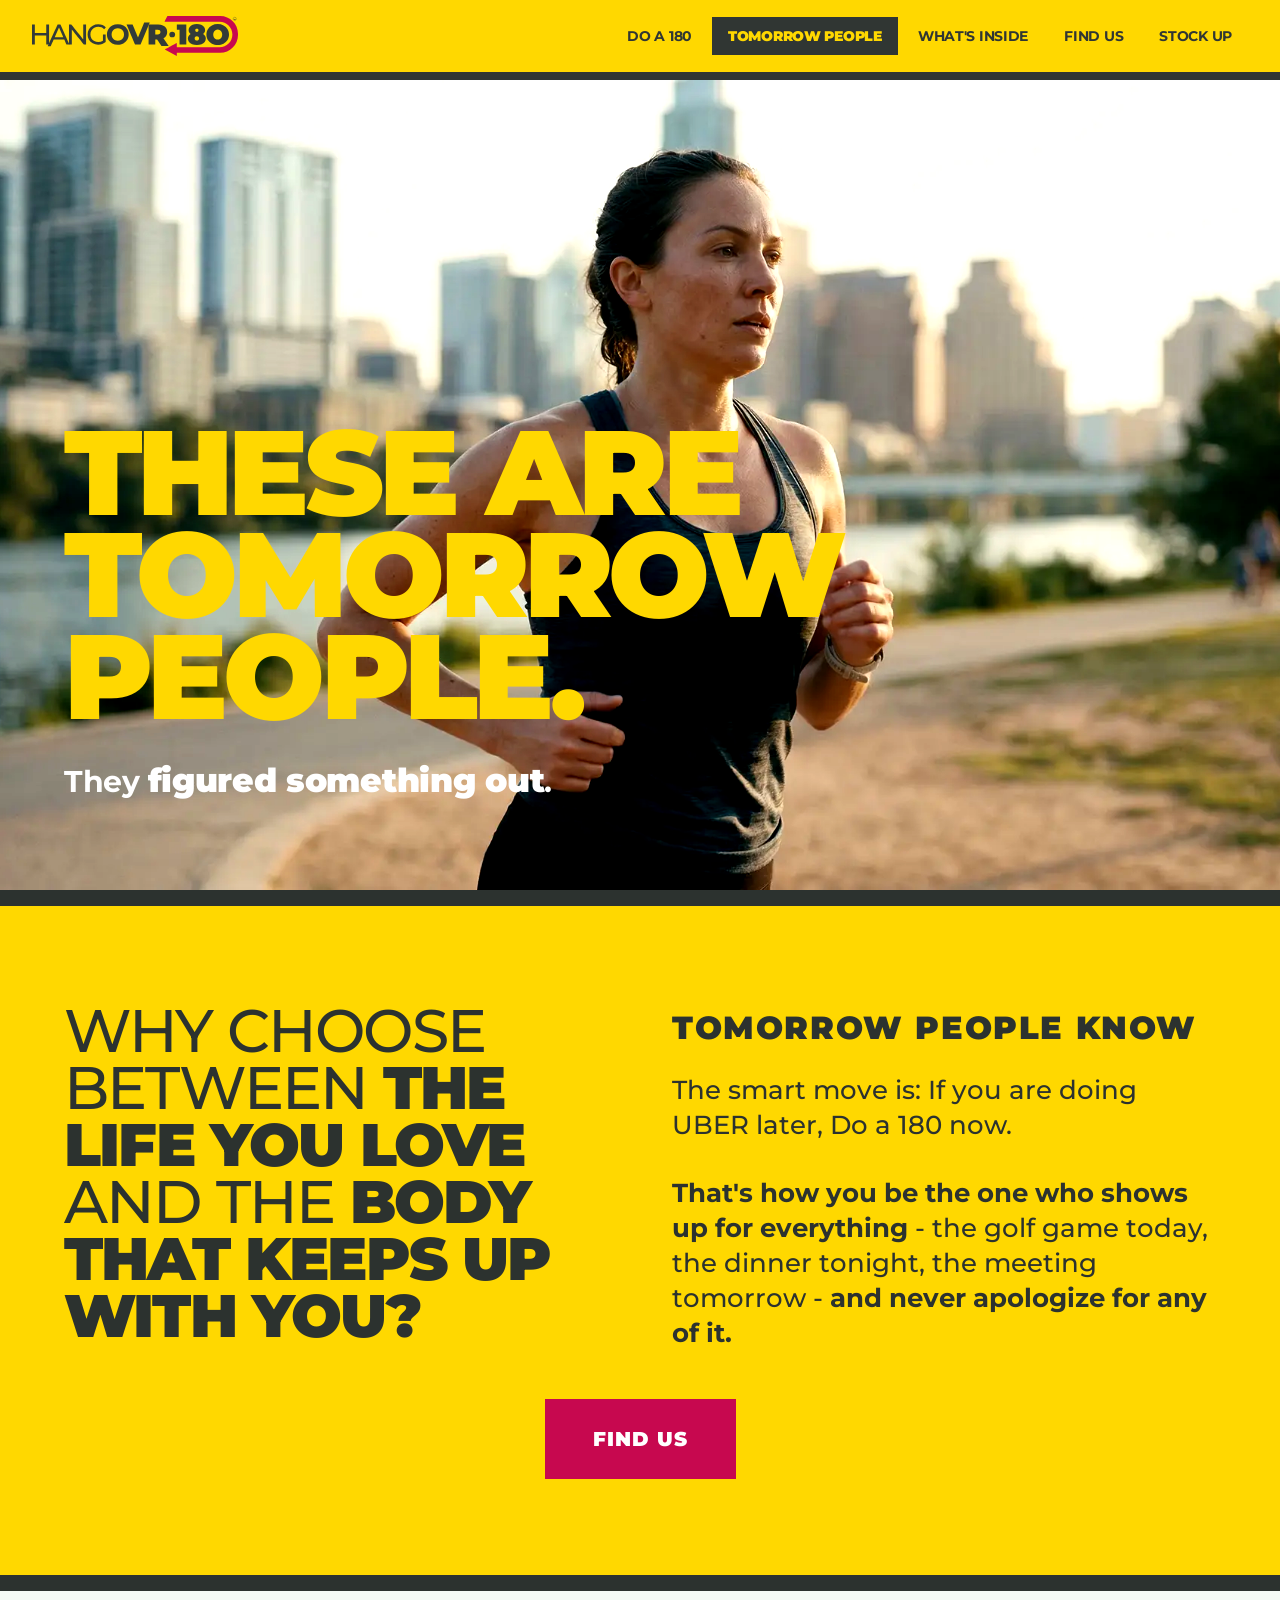
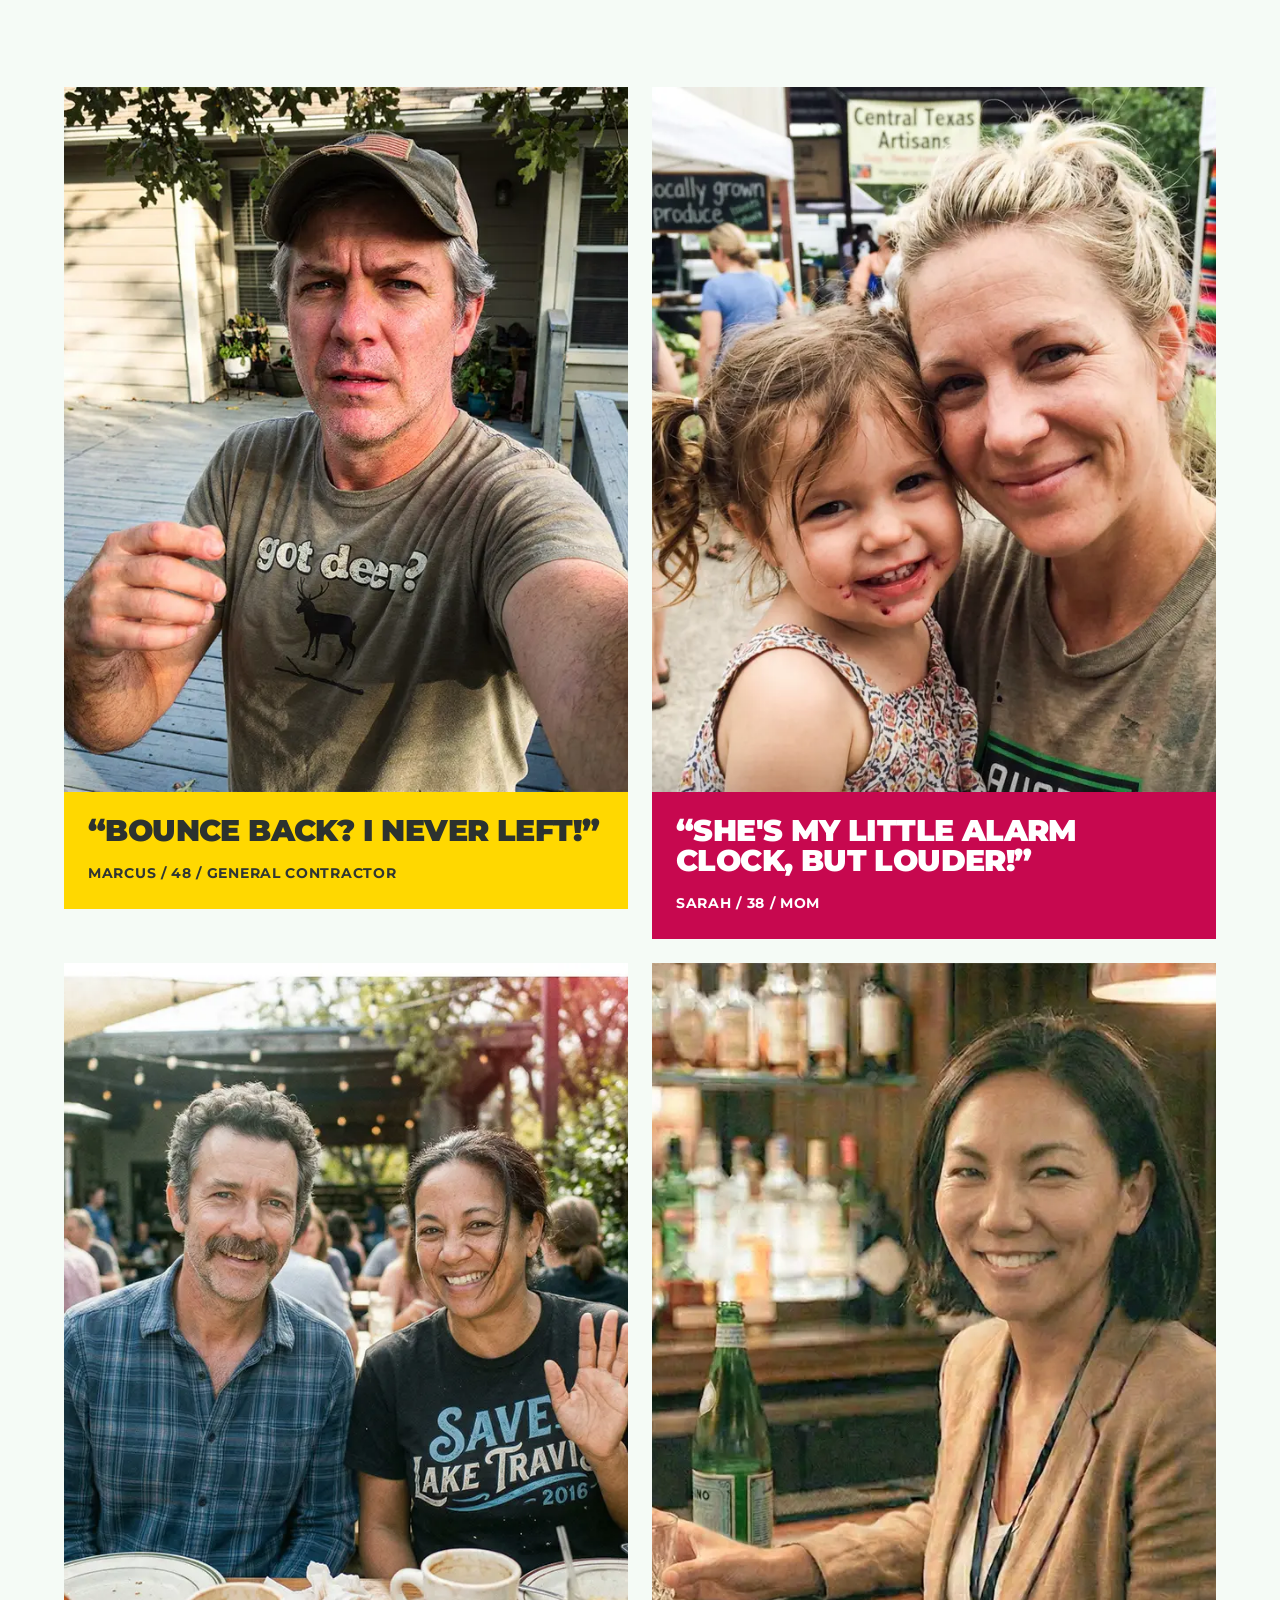
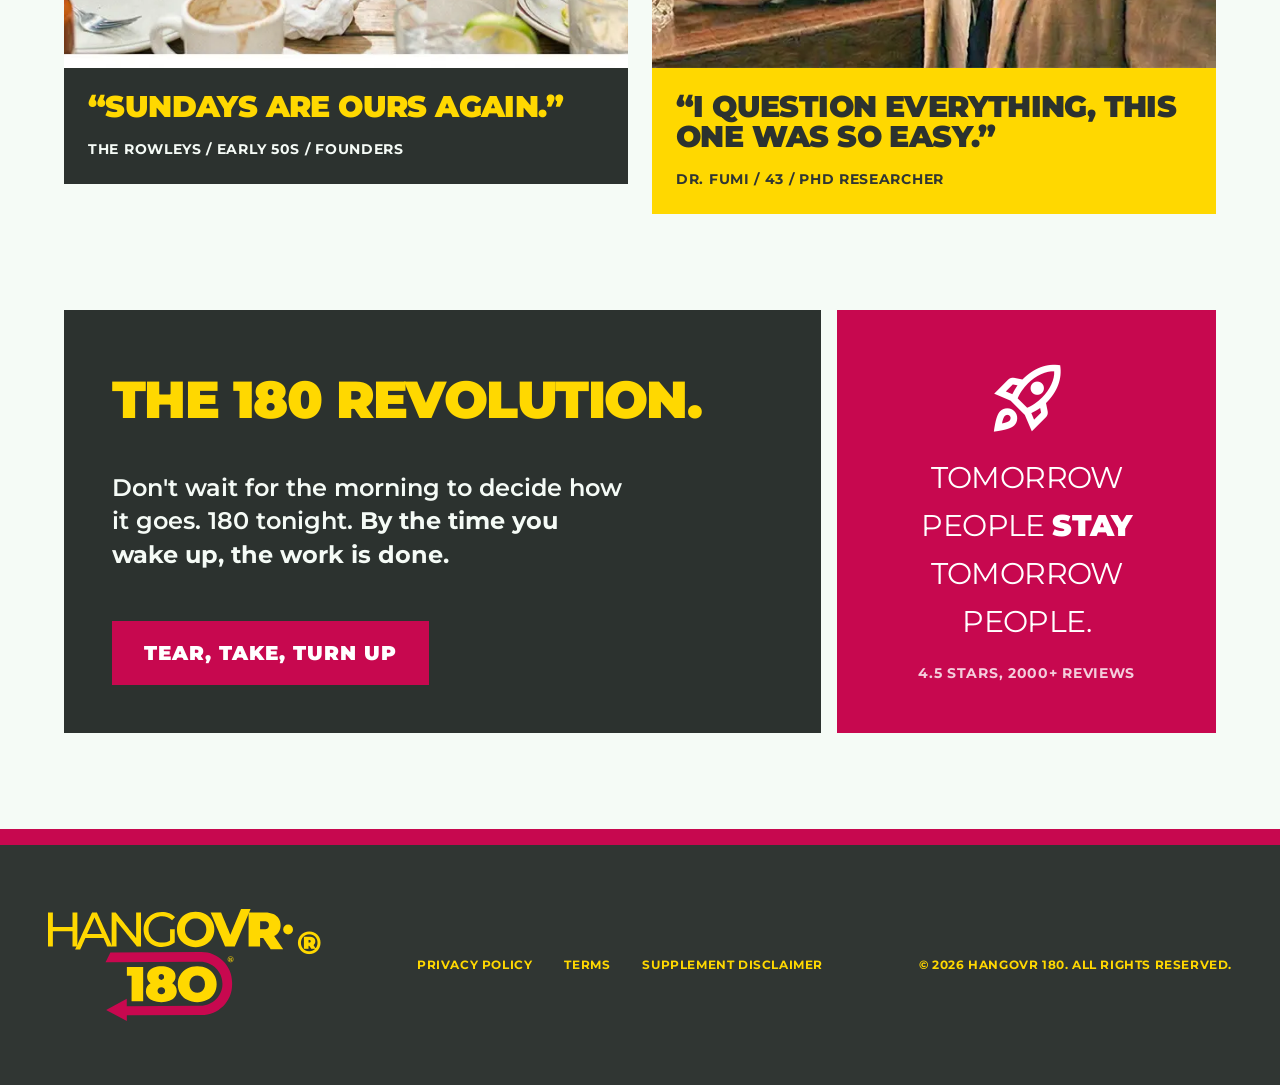
<file: whos-in.html>
<!DOCTYPE html>
<html lang="en">
<head>
<meta charset="utf-8"/>
<meta name="viewport" content="width=device-width, initial-scale=1.0"/>
<title>HANGOVR 180 | WHO'S IN</title>
<link href="https://fonts.googleapis.com/css2?family=Montserrat:ital,wght@0,400;0,500;0,700;0,900;1,400;1,700&display=swap" rel="stylesheet"/>
<link href="https://fonts.googleapis.com/css2?family=Material+Symbols+Outlined:wght,FILL@100..700,0..1&display=swap" rel="stylesheet"/>
<link href="global.css" rel="stylesheet"/>
<style>
.material-symbols-outlined{font-variation-settings:'FILL' 0,'wght' 400,'GRAD' 0,'opsz' 24}
.hero{position:relative;width:100%;min-height:90vh;background:#2c322f;overflow:hidden;display:flex;align-items:flex-end}
.hero__img{position:absolute;inset:0;width:100%;height:100%;object-fit:cover;filter:contrast(1.25)}
.hero__content{position:relative;z-index:2;padding:2rem;max-width:72rem}
.hero__headline{font-size:clamp(3.5rem,10vw,7.5rem);font-weight:900;text-transform:uppercase;line-height:0.85;letter-spacing:-0.04em;color:#FFD800;margin-bottom:2rem}
.hero__sub{color:#fff;font-weight:700;font-size:clamp(1.375rem,3vw,1.875rem);max-width:32rem;line-height:1.3;margin-bottom:1.5rem;letter-spacing:-0.01em}
.hero__sub em{font-style:normal;font-weight:900;font-size:1.1em}

.identity{background:#FFD800;padding:6rem 2rem;border-top:16px solid #2c322f;border-bottom:16px solid #2c322f}
.identity__grid{max-width:80rem;margin:0 auto;display:grid;grid-template-columns:1fr;gap:3rem;align-items:start}
.identity__headline{font-size:clamp(2.5rem,5.5vw,3.75rem);text-transform:uppercase;letter-spacing:-0.03em;color:#2c322f;line-height:0.95}
.identity__hl-light{font-weight:500}
.identity__hl-heavy{font-weight:900}
.identity__body{font-size:clamp(1.375rem,2.5vw,1.625rem);color:#2c322f;line-height:1.35;font-weight:500}
.identity__body-label{display:block;font-size:clamp(1.5rem,3vw,2rem);font-weight:900;text-transform:uppercase;letter-spacing:0.05em;color:#2c322f;margin-bottom:1.25rem}
.identity__body-emphasis{font-weight:900}
.identity__body-mid{font-weight:500}
.identity__body-strong{font-weight:700}
.identity__spacer{display:block;height:1.25em}
.identity__cta{text-align:center;max-width:80rem;margin:3rem auto 0}

.portraits{background:#f5fbf6;padding:6rem 2rem}
.portraits__grid{max-width:90rem;margin:0 auto;display:grid;grid-template-columns:1fr;gap:3rem}
.portrait{display:flex;flex-direction:column}
.portrait__img-wrap{aspect-ratio:4/5;overflow:hidden;background:#dee4df;order:1}
.portrait__img-wrap img{width:100%;height:100%;object-fit:cover}
.portrait__caption{padding:1.5rem;order:2;margin:0;width:100%}
.portrait:nth-child(1) .portrait__caption{background:#FFD800}
.portrait:nth-child(2) .portrait__caption{background:#C7084F}
.portrait:nth-child(3) .portrait__caption{background:#2c322f}
.portrait:nth-child(4) .portrait__caption{background:#FFD800}
.portrait__quote{font-size:clamp(1.5rem,3vw,1.875rem);font-weight:900;text-transform:uppercase;letter-spacing:-0.02em;line-height:1;margin-bottom:1rem}
.portrait:nth-child(1) .portrait__quote{color:#2c322f}
.portrait:nth-child(2) .portrait__quote{color:#fff}
.portrait:nth-child(3) .portrait__quote{color:#FFD800}
.portrait:nth-child(4) .portrait__quote{color:#2c322f}
.portrait__name{font-size:0.875rem;font-weight:700;text-transform:uppercase;letter-spacing:0.05em}
.portrait:nth-child(1) .portrait__name{color:#303633}
.portrait:nth-child(2) .portrait__name{color:#fff}
.portrait:nth-child(3) .portrait__name{color:#f5fbf6}
.portrait:nth-child(4) .portrait__name{color:#303633}

.bento{padding:0 2rem 6rem}
.bento__grid{display:grid;grid-template-columns:1fr;gap:1rem}
.bento__main{background:#2c322f;padding:3rem;display:flex;flex-direction:column;justify-content:space-between;min-height:25rem}
.bento__main-headline{font-size:clamp(2.5rem,5vw,3.25rem);font-weight:900;color:#FFD800;text-transform:uppercase;letter-spacing:-0.03em}
.bento__main-body{color:#f5fbf6;font-size:clamp(1.25rem,2.5vw,1.5rem);max-width:32rem;font-weight:600;margin:0.25rem 0 1.5rem 0;line-height:1.4}
.bento__main-body strong{font-weight:700}
.bento__stat{background:#C7084F;padding:3rem;display:flex;flex-direction:column;align-items:center;justify-content:center;text-align:center}
.bento__stat-icon{color:#fff;font-size:5rem;margin-bottom:1rem}
.bento__stat-text{color:#fff;font-weight:400;font-size:clamp(1.5rem,3vw,1.875rem);text-transform:uppercase;letter-spacing:-0.02em}
.bento__stat-bold{font-weight:900}
.bento__stat-sub{color:rgba(255,255,255,0.8);font-weight:700;font-size:0.875rem;text-transform:uppercase;letter-spacing:0.05em;margin-top:1rem}

/* Landscape hero */
@media(orientation:landscape) and (max-height:500px){
  .hero{min-height:80vh}
  .hero__headline{font-size:clamp(2rem,6vw,3.5rem)}
  .hero__sub{font-size:clamp(1rem,2.5vw,1.25rem)}
  .hero__content{align-items:flex-start;max-width:50%;padding:1rem 2rem}
}

/* Mobile hero bottom padding */
@media(max-width:1023px){
  .hero__content{padding-bottom:calc(3rem + env(safe-area-inset-bottom, 0px))}
}

/* 768px — 2-col content layouts */
@media(min-width:768px){
  .identity__grid{grid-template-columns:1fr 1fr;gap:4rem}
  .bento__grid{grid-template-columns:2fr 1fr}
}

/* 850px — 2-col portraits */
@media(min-width:850px){
  .portraits__grid{grid-template-columns:1fr 1fr;gap:1.5rem}
}

/* 1024px — padding */
@media(min-width:1024px){
  .hero__content{padding:4rem;max-width:72rem}
  .identity{padding:6rem 4rem}
  .portraits{padding:6rem 4rem}
  .bento{padding:0 4rem 6rem}
}

/* 1400px — 4-col portraits with stagger */
@media(min-width:1400px){
  .portraits__grid{grid-template-columns:1fr 1fr 1fr 1fr;gap:3rem}
  .portrait{display:block}
  .portrait__img-wrap{order:unset}
  .portrait__caption{order:unset}
  .portrait:nth-child(2){margin-top:6rem}
  .portrait:nth-child(4){margin-top:6rem}
}
</style>
</head>
<body>
<nav class="nav">
  <a href="index.html" class="nav__logo"><img src="images/logo.svg" alt="HANGOVR 180"/></a>
  <div class="nav__links">
    <a href="doa180.html" class="nav__link">DO A 180<span class="nav__clarifier">How does it work?</span></a>
    <a href="whos-in.html" class="nav__link nav__link--active">TOMORROW PEOPLE<span class="nav__clarifier">Who is it for?</span></a>
    <a href="inside.html" class="nav__link">WHAT'S INSIDE<span class="nav__clarifier">Ingredients</span></a>
    <a href="find-us.html" class="nav__link">FIND US<span class="nav__clarifier">Store finder</span></a>
    <a href="stock-up.html" class="nav__link">STOCK UP<span class="nav__clarifier">Check out the shop</span></a>
  </div>
  <button class="nav__mobile-btn" aria-label="Open menu" onclick="document.getElementById('mm').classList.toggle('is-open');var o=document.getElementById('mm').classList.contains('is-open');this.setAttribute('aria-label',o?'Close menu':'Open menu')"><svg width="28" height="28" viewBox="0 0 24 24" fill="none" stroke="currentColor" stroke-width="2.5" stroke-linecap="round"><line x1="3" y1="6" x2="21" y2="6"/><line x1="3" y1="12" x2="21" y2="12"/><line x1="3" y1="18" x2="21" y2="18"/></svg></button>
</nav>
<div id="mm" class="mobile-menu">
  <a href="index.html">HOME</a><span class="mobile-menu__sub"></span>
  <a href="doa180.html">DO A 180</a><span class="mobile-menu__sub">How does it work?</span>
  <a href="whos-in.html">TOMORROW PEOPLE</a><span class="mobile-menu__sub">Who is it for?</span>
  <a href="inside.html">WHAT'S INSIDE</a><span class="mobile-menu__sub">Ingredients</span>
  <a href="find-us.html">FIND US</a><span class="mobile-menu__sub">Store finder</span>
  <a href="stock-up.html">STOCK UP</a><span class="mobile-menu__sub">Check out the shop</span>
</div>
<main>
<section class="hero">
  <picture><source media="(max-width:767px)" srcset="images/hero-whos-in-mobile-portrait.webp"/><source media="(max-width:1023px) and (orientation:landscape)" srcset="images/hero-whos-in-mobile-landscape.webp"/><img src="images/hero-whos-in-desktop.webp" alt="Woman running with Austin skyline at golden hour" class="hero__img"/></picture>
  <div class="hero__content"><h1 class="hero__headline">THESE ARE<br/>TOMORROW<br/>PEOPLE.</h1><p class="hero__sub">They <em>figured something out</em>.</p></div>
</section>
<section class="identity"><div class="identity__grid">
  <div><h2 class="identity__headline"><span class="identity__hl-light">Why choose</span> <span class="identity__hl-light">between</span> <span class="identity__hl-heavy">the life you love</span> <span class="identity__hl-light">and the</span> <span class="identity__hl-heavy">body that keeps up with you?</span></h2></div>
  <div>
    <span class="identity__body-label">Tomorrow People know</span>
    <p class="identity__body"><span class="identity__body-mid">The smart move is: If you are doing UBER later, Do a 180 now.</span><span class="identity__spacer"></span><span class="identity__body-strong">That's how you be the one who shows up for everything</span><span class="identity__body-mid"> - the golf game today, the dinner tonight, the meeting tomorrow - </span><span class="identity__body-strong">and never apologize for any of it.</span></p>
  </div>
</div><div class="identity__cta"><a href="find-us.html" class="btn-cta-light">FIND US</a></div></section>
<section class="portraits"><div class="portraits__grid">
  <div class="portrait"><div class="portrait__img-wrap"><picture><source media="(max-width:1023px)" srcset="images/portrait-marcus-mobile.webp"/><img src="images/portrait-marcus-desktop.webp" alt="Marcus on his porch with morning coffee" loading="lazy"/></picture></div><div class="portrait__caption"><h3 class="portrait__quote">&ldquo;BOUNCE BACK? I NEVER LEFT!&rdquo;</h3><p class="portrait__name">Marcus / 48 / General Contractor</p></div></div>
  <div class="portrait"><div class="portrait__caption"><h3 class="portrait__quote">&ldquo;SHE'S MY LITTLE ALARM CLOCK, BUT LOUDER!&rdquo;</h3><p class="portrait__name">Sarah / 38 / Mom</p></div><div class="portrait__img-wrap"><picture><source media="(max-width:1023px)" srcset="images/portrait-sarah-mobile.webp"/><img src="images/portrait-sarah-desktop.webp" alt="Sarah at farmers market with her child" loading="lazy"/></picture></div></div>
  <div class="portrait"><div class="portrait__img-wrap"><picture><source media="(max-width:1023px)" srcset="images/portrait-rowleys-mobile.webp"/><img src="images/portrait-rowleys-desktop.webp" alt="The Rowleys laughing at brunch" loading="lazy"/></picture></div><div class="portrait__caption"><h3 class="portrait__quote">&ldquo;SUNDAYS ARE OURS AGAIN.&rdquo;</h3><p class="portrait__name">The Rowleys / Early 50s / Founders</p></div></div>
  <div class="portrait"><div class="portrait__caption"><h3 class="portrait__quote">&ldquo;I QUESTION EVERYTHING, THIS ONE WAS SO EASY.&rdquo;</h3><p class="portrait__name">Dr. Fumi / 43 / PhD Researcher</p></div><div class="portrait__img-wrap"><picture><source media="(max-width:1023px)" srcset="images/portrait-drfumi-mobile.webp"/><img src="images/portrait-drfumi-desktop.webp" alt="Dr. Fumi portrait" loading="lazy"/></picture></div></div>
</div></section>
<section class="bento"><div class="bento__grid">
  <div class="bento__main"><div><h4 class="bento__main-headline">THE 180 REVOLUTION.</h4></div><p class="bento__main-body">Don't wait for the morning to decide how it goes. 180 tonight. <strong>By the time you wake up, the work is done.</strong></p><div><a href="find-us.html" class="btn-cta-dark" style="padding:1rem 2rem;">TEAR, TAKE, TURN UP</a></div></div>
  <div class="bento__stat"><span class="material-symbols-outlined bento__stat-icon">rocket_launch</span><p class="bento__stat-text">TOMORROW PEOPLE <span class="bento__stat-bold">STAY</span> TOMORROW PEOPLE.</p><p class="bento__stat-sub">4.5 STARS, 2000+ REVIEWS</p></div>
</div></section>
</main>
<footer class="footer"><div class="footer__brand"><img src="images/footer-logo.svg" alt="HANGOVR 180" class="footer__logo-img"/><span class="footer__tm">&reg;</span></div><div class="footer__links"><a href="#">Privacy Policy</a><a href="#">Terms</a><a href="#">Supplement Disclaimer</a></div><div class="footer__copy">&copy; 2026 HANGOVR 180. ALL RIGHTS RESERVED.</div></footer>
</body>
</html>
</file>
<file: global.css>
/* HANGOVR 180 — Global Styles (v5.0) */

*,*::before,*::after{box-sizing:border-box;margin:0;padding:0}
html{scroll-behavior:smooth}
body{font-family:'Montserrat',sans-serif;background:#f5fbf6;color:#171d1a;-webkit-font-smoothing:antialiased;overflow-x:hidden;line-height:1.6}
img{display:block;max-width:100%;height:auto}
a{text-decoration:none;color:inherit}
button{cursor:pointer;border:none;font-family:'Montserrat',sans-serif}
input{font-family:'Montserrat',sans-serif}

/* Nav */
.nav{position:sticky;top:0;z-index:50;display:flex;justify-content:space-between;align-items:center;width:100%;padding:0 2rem;height:5rem;background:#FFD800;border-bottom:8px solid #303633}
.nav__logo img{height:2.5rem;width:auto}
.nav__links{display:none;align-items:center;gap:0.25rem}
.nav__link{position:relative;color:#303633;font-weight:700;padding:0.5rem 1rem;font-size:0.875rem;text-transform:uppercase;letter-spacing:-0.02em}
.nav__link:hover{background:#C7084F;color:#fff}
.nav__link--active{background:#303633;color:#FFD800;font-weight:900}
.nav__link--active:hover{background:#303633;color:#FFD800}
.nav__mobile-btn{display:flex;align-items:center;background:transparent;color:#303633;padding:0.5rem;margin-left:auto}
.nav__mobile-btn svg{display:block}

/* Nav clarifier tooltips */
.nav__clarifier{display:none}

/* Mobile Menu */
.mobile-menu{display:none;position:fixed;top:calc(5rem + 8px);left:0;right:0;bottom:0;background:#303633;z-index:49;flex-direction:column;padding:2rem;gap:0;overflow-y:auto}
.mobile-menu.is-open{display:flex}
.mobile-menu a{color:#FFD800;font-weight:900;font-size:1.5rem;text-transform:uppercase;letter-spacing:-0.02em;padding:1rem 0 0.25rem;border-bottom:none}
.mobile-menu__sub{display:block;font-size:0.75rem;font-weight:500;color:rgba(255,216,0,0.6);text-transform:none;letter-spacing:0;padding-bottom:1rem;border-bottom:4px solid rgba(255,216,0,0.2)}
.mobile-menu a:last-of-type + .mobile-menu__sub{border-bottom:none}

/* Buttons — CTA on LIGHT backgrounds */
.btn-cta-light{background:#C7084F;color:#fff;padding:1.5rem 3rem;font-size:1.25rem;font-weight:900;text-transform:uppercase;letter-spacing:0.05em;border-radius:0;display:inline-block;text-align:center;white-space:nowrap;border:none;cursor:pointer;font-family:'Montserrat',sans-serif}
.btn-cta-light:hover{background:#303633;color:#FFD800}

/* Buttons — CTA on DARK backgrounds */
.btn-cta-dark{background:#C7084F;color:#fff;padding:1.5rem 3rem;font-size:1.25rem;font-weight:900;text-transform:uppercase;letter-spacing:0.05em;border-radius:0;display:inline-block;text-align:center;white-space:nowrap;border:none;cursor:pointer;font-family:'Montserrat',sans-serif}
.btn-cta-dark:hover{background:#FFD800;color:#303633}

/* Buttons — Signup/cart default style */
.btn-signup{background:#303633;color:#FFD800;padding:1.5rem 3rem;font-size:1.25rem;font-weight:900;text-transform:uppercase;letter-spacing:0.05em;border-radius:0;display:inline-block;text-align:center;white-space:nowrap;border:none;cursor:pointer;font-family:'Montserrat',sans-serif}
.btn-signup:hover{background:#C7084F;color:#fff}

/* Card buttons — black/yellow default, red/white hover, full-width */
.card__btn{background:#303633;color:#FFD800;width:100%;padding:1.25rem;font-size:1rem;font-weight:900;text-transform:uppercase;letter-spacing:0.05em;border:none;cursor:pointer;font-family:'Montserrat',sans-serif;text-align:center;min-height:48px}
.card__btn:hover{background:#C7084F;color:#fff}

/* Footer */
.footer{background:#303633;border-top:16px solid #C7084F;padding:3rem 1.5rem;display:flex;flex-direction:column;align-items:center;gap:2rem}
.footer__brand{display:flex;align-items:center}
.footer__logo-img{height:7rem;width:auto}
.footer__tm{color:#FFD800;font-size:2rem;font-weight:900;margin-left:0.25rem;align-self:flex-start;margin-top:0.5rem}
.footer__links{display:flex;flex-wrap:wrap;justify-content:center;gap:2rem}
.footer__links a{font-size:0.875rem;font-weight:700;text-transform:uppercase;letter-spacing:0.05em;color:#FFD800}
.footer__links a:hover{text-decoration:underline;text-decoration-thickness:4px}
.footer__copy{font-size:0.75rem;font-weight:700;text-transform:uppercase;letter-spacing:0.05em;color:#FFD800}

/* Nav + Footer → 1024px */
@media(min-width:1024px){
  .nav__links{display:flex}
  .nav__mobile-btn{display:none}
  .footer{flex-direction:row;justify-content:space-between;align-items:center;padding:4rem 3rem}
  .footer__links a{font-size:0.75rem}

  /* Nav clarifier tooltips — white bg, black text, 0.5s delay */
  .nav__link{overflow:visible}
  .nav__clarifier{display:block;position:absolute;top:100%;left:50%;transform:translateX(-50%);white-space:nowrap;font-size:0.6875rem;font-weight:500;text-transform:none;letter-spacing:0;color:#303633;background:#fff;padding:0.25rem 0.75rem;z-index:10;margin-top:0.25rem;opacity:0;pointer-events:none;transition:opacity 0.3s ease 0.5s}
  .nav__link:hover .nav__clarifier{opacity:1}
  .nav__link--active .nav__clarifier{color:#303633;background:#fff}
}
</file>
